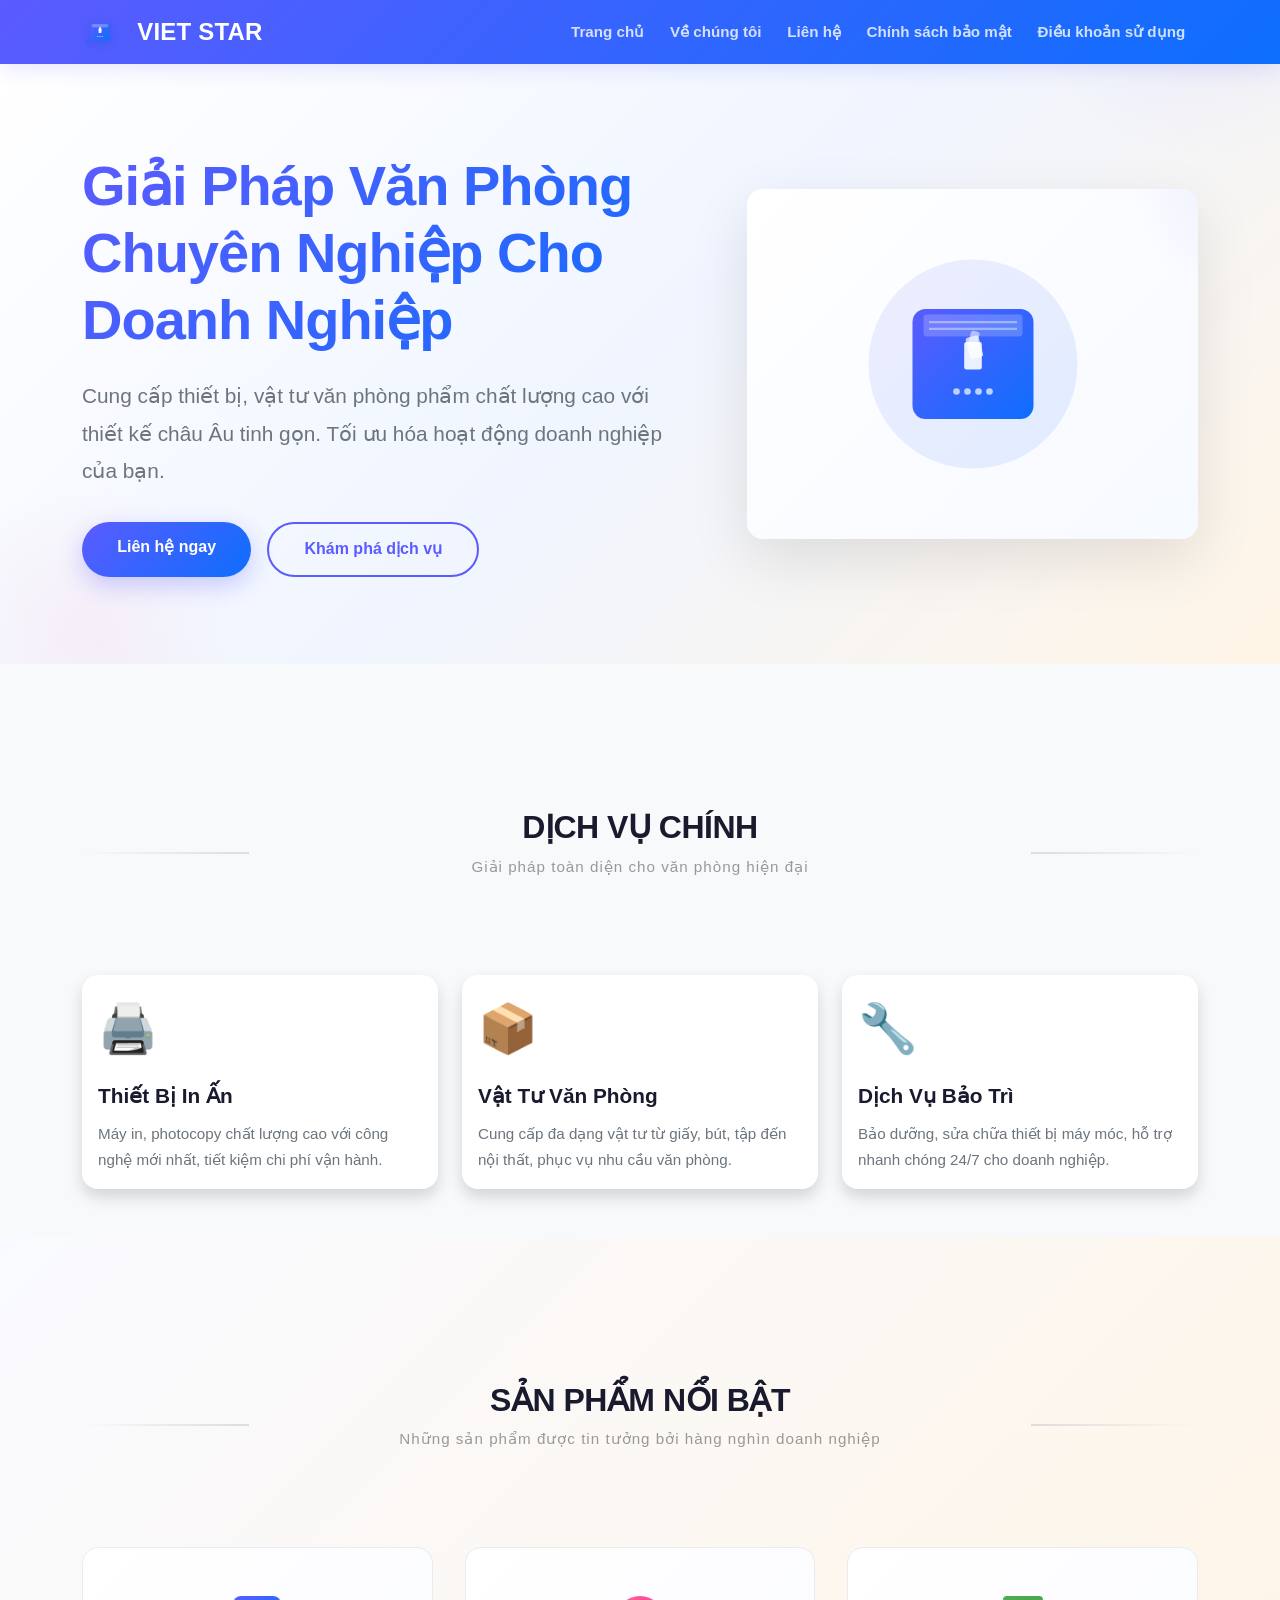
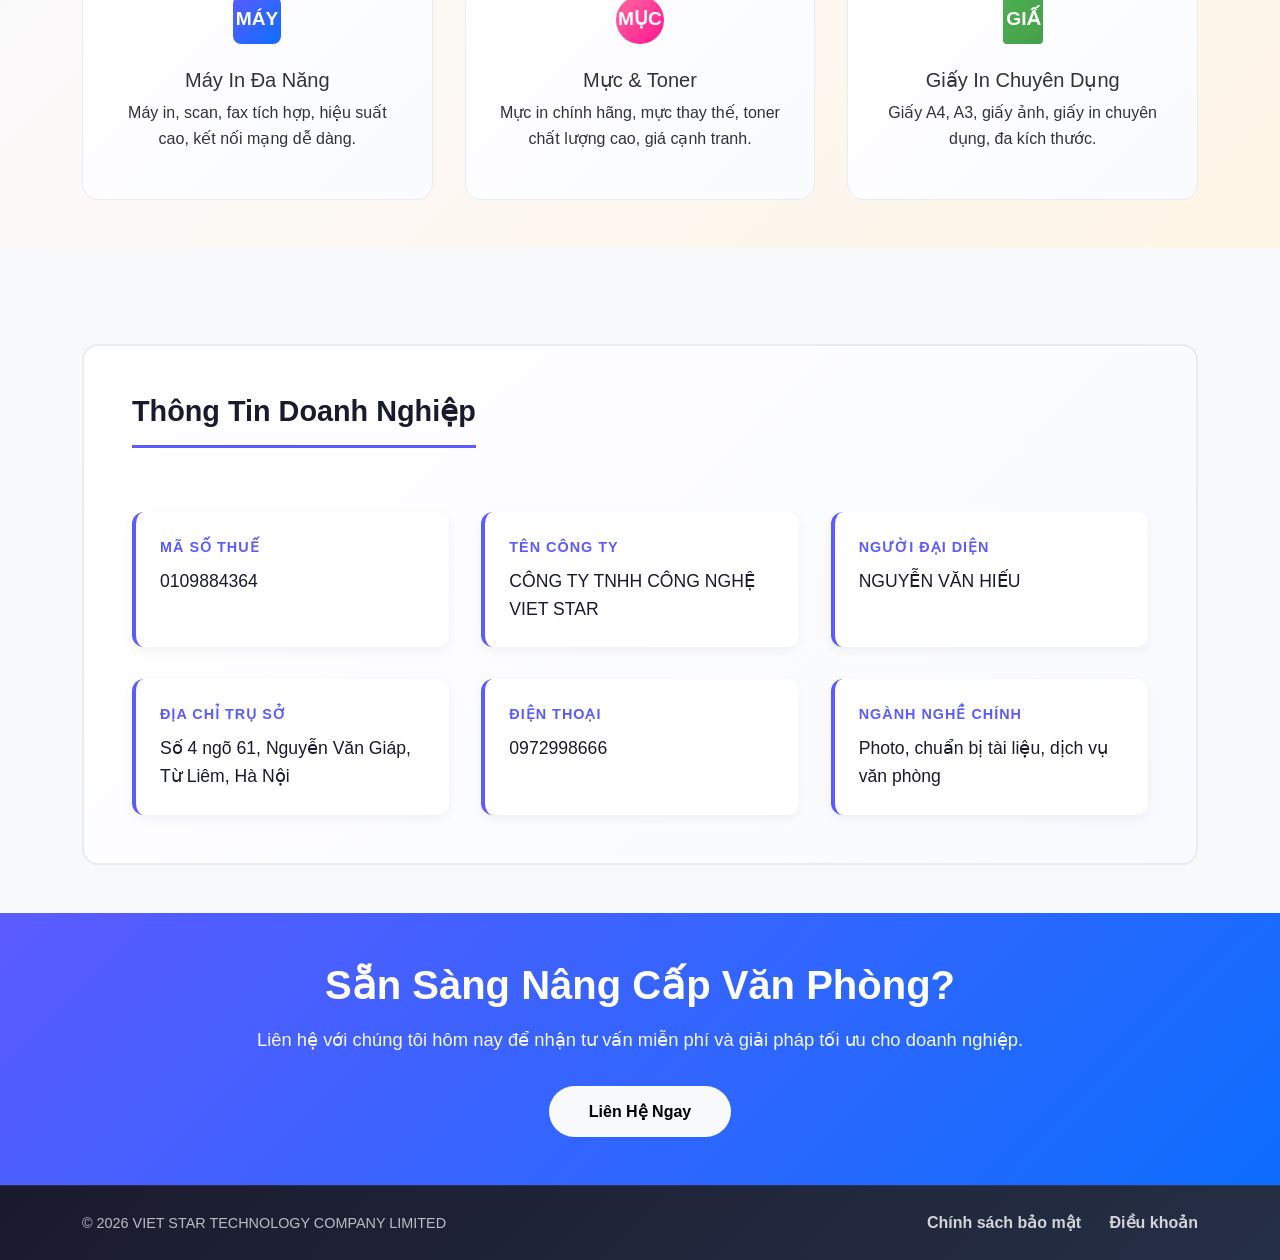
<file: index.html>
<!doctype html>
<html lang="vi">
  <head>
    <meta charset="utf-8">
    <meta name="viewport" content="width=device-width, initial-scale=1">
    <title>VIET STAR - Giải pháp văn phòng chuyên nghiệp</title>
    <link href="https://cdn.jsdelivr.net/npm/bootstrap@5.3.2/dist/css/bootstrap.min.css" rel="stylesheet">
    <link href="css/style.css" rel="stylesheet">
  </head>
  <body class="bg-light">
    <nav class="navbar navbar-expand-lg navbar-dark">
      <div class="container">
        <a class="navbar-brand fw-bold" href="index.html">
          <img src="assets/logo.svg" alt="Viet Star Logo" class="me-2">
          VIET STAR
        </a>
        <button class="navbar-toggler" type="button" data-bs-toggle="collapse" data-bs-target="#nav" aria-controls="nav" aria-expanded="false" aria-label="Toggle navigation">
          <span class="navbar-toggler-icon"></span>
        </button>
        <div class="collapse navbar-collapse" id="nav">
          <ul class="navbar-nav ms-auto">
            <li class="nav-item"><a class="nav-link" href="index.html">Trang chủ</a></li>
            <li class="nav-item"><a class="nav-link" href="about.html">Về chúng tôi</a></li>
            <li class="nav-item"><a class="nav-link" href="contact.html">Liên hệ</a></li>
            <li class="nav-item"><a class="nav-link" href="privacy.html">Chính sách bảo mật</a></li>
            <li class="nav-item"><a class="nav-link" href="terms.html">Điều khoản sử dụng</a></li>
          </ul>
        </div>
      </div>
    </nav>

    <header class="hero py-5">
      <div class="container">
        <div class="row align-items-center">
          <div class="col-lg-7 hero-content">
            <h1>Giải Pháp Văn Phòng Chuyên Nghiệp Cho Doanh Nghiệp</h1>
            <p class="lead">Cung cấp thiết bị, vật tư văn phòng phẩm chất lượng cao với thiết kế châu Âu tinh gọn. Tối ưu hóa hoạt động doanh nghiệp của bạn.</p>
            <div class="hero-buttons">
              <a href="contact.html" class="btn btn-primary">Liên hệ ngay</a>
              <a href="#features" class="btn btn-outline-secondary">Khám phá dịch vụ</a>
            </div>
          </div>
          <div class="col-lg-5 hero-visual">
            <div class="mockup">
              <svg width="220" height="220" viewBox="0 0 200 200" xmlns="http://www.w3.org/2000/svg">
                <defs>
                  <linearGradient id="grad" x1="0%" y1="0%" x2="100%" y2="100%">
                    <stop offset="0%" style="stop-color:#5b5bff;stop-opacity:1" />
                    <stop offset="100%" style="stop-color:#0d6efd;stop-opacity:1" />
                  </linearGradient>
                </defs>
                <circle cx="100" cy="100" r="95" fill="url(#grad)" opacity="0.1"/>
                <rect x="45" y="50" width="110" height="100" rx="12" fill="url(#grad)" />
                <rect x="55" y="55" width="90" height="20" rx="3" fill="white" opacity="0.2" />
                <line x1="60" y1="62" x2="140" y2="62" stroke="white" stroke-width="2" opacity="0.4" />
                <line x1="60" y1="68" x2="140" y2="68" stroke="white" stroke-width="2" opacity="0.4" />
                <g transform="translate(100, 80)">
                  <rect x="-8" y="0" width="16" height="25" fill="white" opacity="0.9" rx="2" />
                  <rect x="-6" y="-5" width="12" height="20" fill="white" opacity="0.7" rx="2" transform="rotate(-15 0 0)" />
                  <rect x="-4" y="-10" width="8" height="15" fill="white" opacity="0.5" rx="2" transform="rotate(15 0 0)" />
                </g>
                <g transform="translate(100, 125)">
                  <circle cx="-15" cy="0" r="3" fill="white" opacity="0.7" />
                  <circle cx="-5" cy="0" r="3" fill="white" opacity="0.7" />
                  <circle cx="5" cy="0" r="3" fill="white" opacity="0.7" />
                  <circle cx="15" cy="0" r="3" fill="white" opacity="0.7" />
                </g>
              </svg>
            </div>
          </div>
        </div>
      </div>
    </header>

    <main>
      <!-- FEATURES SECTION -->
      <section class="features-section py-5" id="features">
        <div class="container">
          <div class="section-header">
            <h2>Dịch Vụ Chính</h2>
            <p class="subtitle">Giải pháp toàn diện cho văn phòng hiện đại</p>
          </div>

          <div class="row g-4">
            <div class="col-md-4">
              <div class="card h-100 border-0 shadow">
                <div class="card-body">
                  <div class="card-icon">🖨️</div>
                  <h5 class="card-title">Thiết Bị In Ấn</h5>
                  <p class="card-text">Máy in, photocopy chất lượng cao với công nghệ mới nhất, tiết kiệm chi phí vận hành.</p>
                </div>
              </div>
            </div>
            <div class="col-md-4">
              <div class="card h-100 border-0 shadow">
                <div class="card-body">
                  <div class="card-icon">📦</div>
                  <h5 class="card-title">Vật Tư Văn Phòng</h5>
                  <p class="card-text">Cung cấp đa dạng vật tư từ giấy, bút, tập đến nội thất, phục vụ nhu cầu văn phòng.</p>
                </div>
              </div>
            </div>
            <div class="col-md-4">
              <div class="card h-100 border-0 shadow">
                <div class="card-body">
                  <div class="card-icon">🔧</div>
                  <h5 class="card-title">Dịch Vụ Bảo Trì</h5>
                  <p class="card-text">Bảo dưỡng, sửa chữa thiết bị máy móc, hỗ trợ nhanh chóng 24/7 cho doanh nghiệp.</p>
                </div>
              </div>
            </div>
          </div>
        </div>
      </section>

      <!-- PRODUCTS SECTION -->
      <section class="py-5" style="background: linear-gradient(135deg, #f9faff 0%, #fff5e6 100%);">
        <div class="container">
          <div class="section-header">
            <h2>Sản Phẩm Nổi Bật</h2>
            <p class="subtitle">Những sản phẩm được tin tưởng bởi hàng nghìn doanh nghiệp</p>
          </div>

          <div class="services-grid">
            <div class="service-card">
              <svg width="80" height="80" viewBox="0 0 100 100" xmlns="http://www.w3.org/2000/svg">
                <defs>
                  <linearGradient id="g1" x1="0%" y1="0%" x2="100%" y2="100%">
                    <stop offset="0%" style="stop-color:#5b5bff;stop-opacity:1" />
                    <stop offset="100%" style="stop-color:#0d6efd;stop-opacity:1" />
                  </linearGradient>
                </defs>
                <rect x="20" y="20" width="60" height="60" rx="10" fill="url(#g1)" />
                <text x="50" y="56" font-size="24" fill="white" text-anchor="middle" font-weight="700">MÁY</text>
              </svg>
              <h5 class="mt-2">Máy In Đa Năng</h5>
              <p>Máy in, scan, fax tích hợp, hiệu suất cao, kết nối mạng dễ dàng.</p>
            </div>
            <div class="service-card">
              <svg width="80" height="80" viewBox="0 0 100 100" xmlns="http://www.w3.org/2000/svg">
                <defs>
                  <linearGradient id="g2" x1="0%" y1="0%" x2="100%" y2="100%">
                    <stop offset="0%" style="stop-color:#ff6b9d;stop-opacity:1" />
                    <stop offset="100%" style="stop-color:#ff1493;stop-opacity:1" />
                  </linearGradient>
                </defs>
                <circle cx="50" cy="50" r="30" fill="url(#g2)" />
                <text x="50" y="56" font-size="24" fill="white" text-anchor="middle" font-weight="700">MỤC</text>
              </svg>
              <h5 class="mt-2">Mực & Toner</h5>
              <p>Mực in chính hãng, mực thay thế, toner chất lượng cao, giá cạnh tranh.</p>
            </div>
            <div class="service-card">
              <svg width="80" height="80" viewBox="0 0 100 100" xmlns="http://www.w3.org/2000/svg">
                <defs>
                  <linearGradient id="g3" x1="0%" y1="0%" x2="100%" y2="100%">
                    <stop offset="0%" style="stop-color:#4caf50;stop-opacity:1" />
                    <stop offset="100%" style="stop-color:#45a049;stop-opacity:1" />
                  </linearGradient>
                </defs>
                <rect x="25" y="20" width="50" height="60" rx="5" fill="url(#g3)" />
                <text x="50" y="56" font-size="24" fill="white" text-anchor="middle" font-weight="700">GIẤ</text>
              </svg>
              <h5 class="mt-2">Giấy In Chuyên Dụng</h5>
              <p>Giấy A4, A3, giấy ảnh, giấy in chuyên dụng, đa kích thước.</p>
            </div>
          </div>
        </div>
      </section>

      <!-- COMPANY INFO SECTION -->
      <section class="py-5">
        <div class="container">
          <div class="company-info">
            <h3>Thông Tin Doanh Nghiệp</h3>
            
            <div class="info-grid">
              <div class="info-item">
                <dt>Mã Số Thuế</dt>
                <dd>0109884364</dd>
              </div>

              <div class="info-item">
                <dt>Tên Công Ty</dt>
                <dd>CÔNG TY TNHH CÔNG NGHỆ VIET STAR</dd>
              </div>

              <div class="info-item">
                <dt>Người Đại Diện</dt>
                <dd>NGUYỄN VĂN HIẾU</dd>
              </div>

              <div class="info-item">
                <dt>Địa Chỉ Trụ Sở</dt>
                <dd>Số 4 ngõ 61, Nguyễn Văn Giáp, Từ Liêm, Hà Nội</dd>
              </div>

              <div class="info-item">
                <dt>Điện Thoại</dt>
                <dd>0972998666</dd>
              </div>

              <div class="info-item">
                <dt>Ngành Nghề Chính</dt>
                <dd>Photo, chuẩn bị tài liệu, dịch vụ văn phòng</dd>
              </div>
            </div>
          </div>
        </div>
      </section>

      <!-- CALL TO ACTION -->
      <section class="py-5" style="background: linear-gradient(135deg, #5b5bff 0%, #0d6efd 100%);">
        <div class="container text-center text-white">
          <h2 style="font-weight: 800; font-size: 2.5rem; margin-bottom: 1rem;">Sẵn Sàng Nâng Cấp Văn Phòng?</h2>
          <p style="font-size: 1.15rem; margin-bottom: 2rem; opacity: 0.95;">Liên hệ với chúng tôi hôm nay để nhận tư vấn miễn phí và giải pháp tối ưu cho doanh nghiệp.</p>
          <a href="contact.html" class="btn btn-light" style="font-weight: 700; padding: 0.85rem 2.5rem;">Liên Hệ Ngay</a>
        </div>
      </section>
    </main>

    <footer class="py-4">
      <div class="container d-flex justify-content-between align-items-center flex-wrap gap-3">
        <small>© 2026 VIET STAR TECHNOLOGY COMPANY LIMITED</small>
        <div>
          <a href="privacy.html" class="me-4">Chính sách bảo mật</a>
          <a href="terms.html">Điều khoản</a>
        </div>
      </div>
    </footer>

    <script src="https://cdn.jsdelivr.net/npm/bootstrap@5.3.2/dist/js/bootstrap.bundle.min.js"></script>
    <script src="js/main.js"></script>
  </body>
</html>
</file>
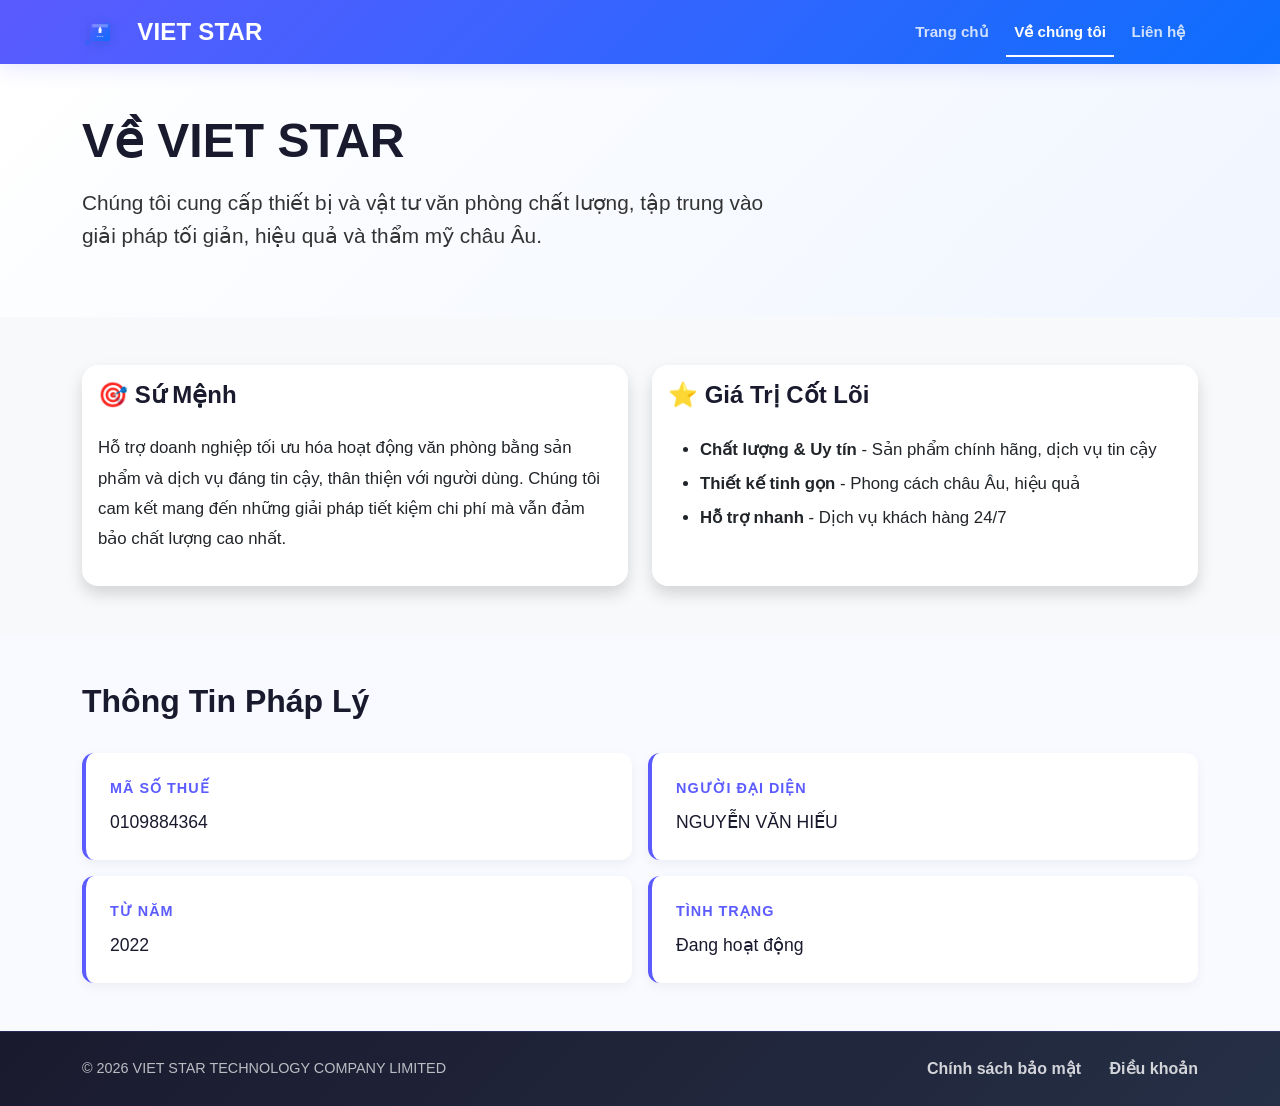
<file: about.html>
<!doctype html>
<html lang="vi">
  <head>
    <meta charset="utf-8">
    <meta name="viewport" content="width=device-width, initial-scale=1">
    <title>Về chúng tôi — VIET STAR</title>
    <link href="https://cdn.jsdelivr.net/npm/bootstrap@5.3.2/dist/css/bootstrap.min.css" rel="stylesheet">
    <link href="css/style.css" rel="stylesheet">
  </head>
  <body>
    <nav class="navbar navbar-expand-lg navbar-dark">
      <div class="container">
        <a class="navbar-brand fw-bold" href="index.html">
          <img src="assets/logo.svg" alt="Viet Star Logo" class="me-2">
          VIET STAR
        </a>
        <button class="navbar-toggler" type="button" data-bs-toggle="collapse" data-bs-target="#nav" aria-controls="nav" aria-expanded="false" aria-label="Toggle navigation">
          <span class="navbar-toggler-icon"></span>
        </button>
        <div class="collapse navbar-collapse" id="nav">
          <ul class="navbar-nav ms-auto">
            <li class="nav-item"><a class="nav-link" href="index.html">Trang chủ</a></li>
            <li class="nav-item"><a class="nav-link active" href="about.html">Về chúng tôi</a></li>
            <li class="nav-item"><a class="nav-link" href="contact.html">Liên hệ</a></li>
          </ul>
        </div>
      </div>
    </nav>

    <main>
      <section class="py-5" style="background: linear-gradient(135deg, #ffffff 0%, #f0f5ff 100%);">
        <div class="container">
          <h1 style="font-size: 3rem; font-weight: 800; color: #1a1a2e; margin-bottom: 1rem;">Về VIET STAR</h1>
          <p class="lead" style="font-size: 1.3rem; max-width: 700px;">Chúng tôi cung cấp thiết bị và vật tư văn phòng chất lượng, tập trung vào giải pháp tối giản, hiệu quả và thẩm mỹ châu Âu.</p>
        </div>
      </section>

      <section class="py-5">
        <div class="container">
          <div class="row g-4">
            <div class="col-lg-6">
              <div class="card h-100 border-0 shadow">
                <div class="card-body">
                  <h4 style="color: #1a1a2e; font-weight: 800; margin-bottom: 1.5rem;">🎯 Sứ Mệnh</h4>
                  <p style="font-size: 1.05rem; line-height: 1.8;">Hỗ trợ doanh nghiệp tối ưu hóa hoạt động văn phòng bằng sản phẩm và dịch vụ đáng tin cậy, thân thiện với người dùng. Chúng tôi cam kết mang đến những giải pháp tiết kiệm chi phí mà vẫn đảm bảo chất lượng cao nhất.</p>
                </div>
              </div>
            </div>
            <div class="col-lg-6">
              <div class="card h-100 border-0 shadow">
                <div class="card-body">
                  <h4 style="color: #1a1a2e; font-weight: 800; margin-bottom: 1.5rem;">⭐ Giá Trị Cốt Lõi</h4>
                  <ul style="font-size: 1.05rem; line-height: 2;">
                    <li><strong>Chất lượng & Uy tín</strong> - Sản phẩm chính hãng, dịch vụ tin cậy</li>
                    <li><strong>Thiết kế tinh gọn</strong> - Phong cách châu Âu, hiệu quả</li>
                    <li><strong>Hỗ trợ nhanh</strong> - Dịch vụ khách hàng 24/7</li>
                  </ul>
                </div>
              </div>
            </div>
          </div>
        </div>
      </section>

      <section class="py-5" style="background: #f9faff;">
        <div class="container">
          <h3 style="font-size: 2rem; font-weight: 800; color: #1a1a2e; margin-bottom: 2rem;">Thông Tin Pháp Lý</h3>
          <div class="row g-3">
            <div class="col-md-6">
              <div class="info-item">
                <dt>Mã Số Thuế</dt>
                <dd>0109884364</dd>
              </div>
            </div>
            <div class="col-md-6">
              <div class="info-item">
                <dt>Người Đại Diện</dt>
                <dd>NGUYỄN VĂN HIẾU</dd>
              </div>
            </div>
            <div class="col-md-6">
              <div class="info-item">
                <dt>Từ Năm</dt>
                <dd>2022</dd>
              </div>
            </div>
            <div class="col-md-6">
              <div class="info-item">
                <dt>Tình Trạng</dt>
                <dd>Đang hoạt động</dd>
              </div>
            </div>
          </div>
        </div>
      </section>
    </main>

    <footer class="py-4">
      <div class="container d-flex justify-content-between align-items-center flex-wrap gap-3">
        <small>© 2026 VIET STAR TECHNOLOGY COMPANY LIMITED</small>
        <div>
          <a href="privacy.html" class="me-4">Chính sách bảo mật</a>
          <a href="terms.html">Điều khoản</a>
        </div>
      </div>
    </footer>

    <script src="https://cdn.jsdelivr.net/npm/bootstrap@5.3.2/dist/js/bootstrap.bundle.min.js"></script>
    <script src="js/main.js"></script>
  </body>
</html>
</file>
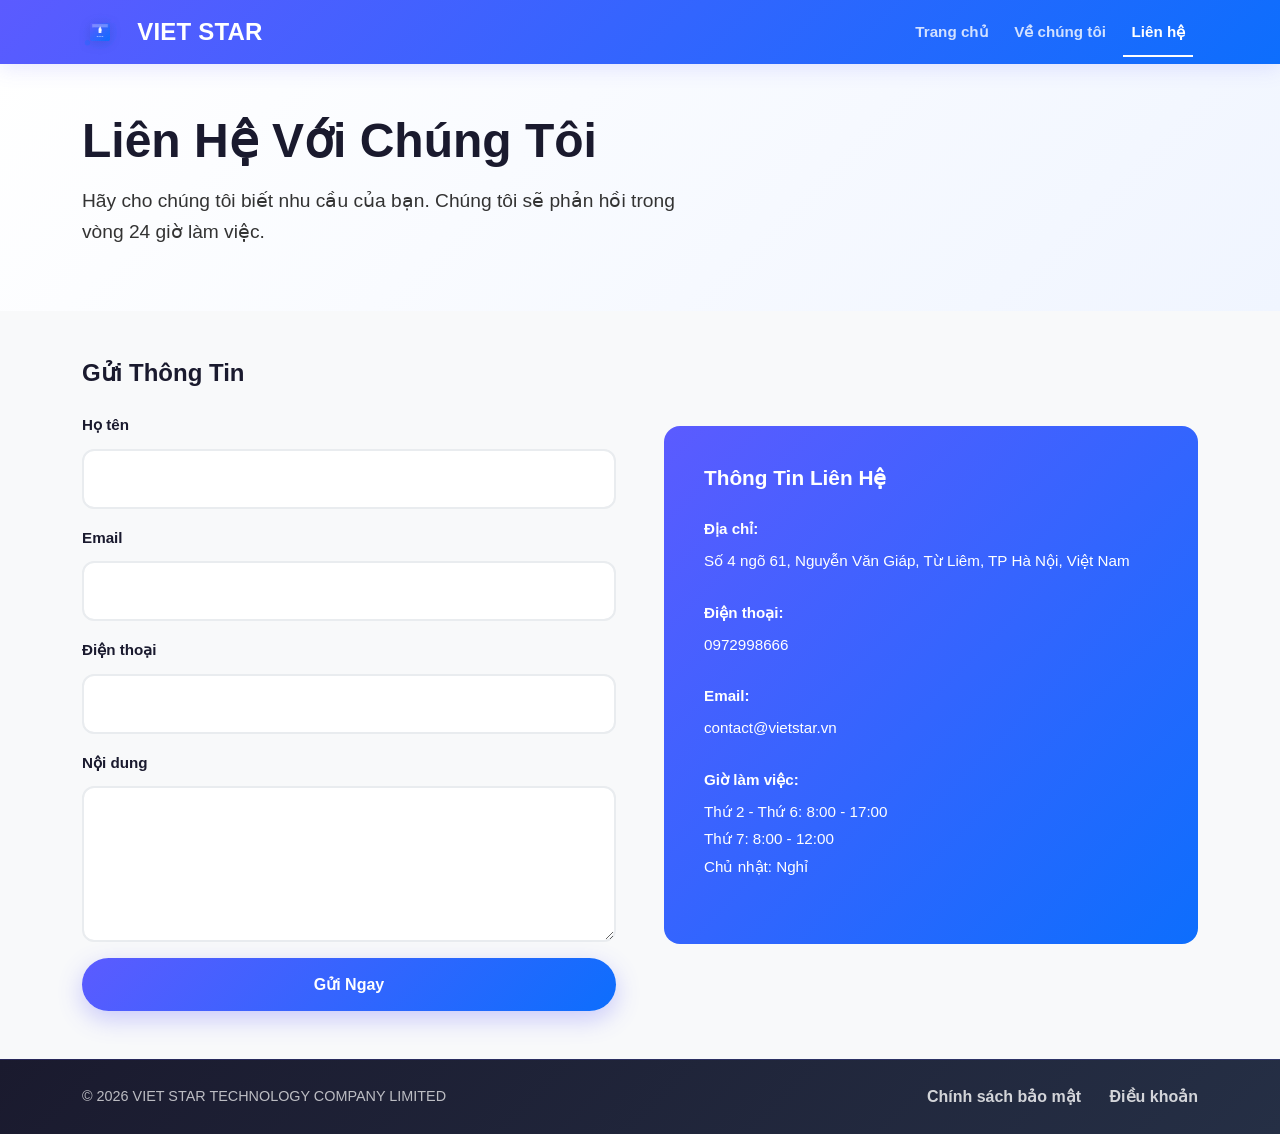
<file: contact.html>
<!doctype html>
<html lang="vi">
  <head>
    <meta charset="utf-8">
    <meta name="viewport" content="width=device-width, initial-scale=1">
    <title>Liên hệ — VIET STAR</title>
    <link href="https://cdn.jsdelivr.net/npm/bootstrap@5.3.2/dist/css/bootstrap.min.css" rel="stylesheet">
    <link href="css/style.css" rel="stylesheet">
  </head>
  <body>
    <nav class="navbar navbar-expand-lg navbar-dark">
      <div class="container">
        <a class="navbar-brand fw-bold" href="index.html">
          <img src="assets/logo.svg" alt="Viet Star Logo" class="me-2">
          VIET STAR
        </a>
        <button class="navbar-toggler" type="button" data-bs-toggle="collapse" data-bs-target="#nav" aria-controls="nav" aria-expanded="false" aria-label="Toggle navigation">
          <span class="navbar-toggler-icon"></span>
        </button>
        <div class="collapse navbar-collapse" id="nav">
          <ul class="navbar-nav ms-auto">
            <li class="nav-item"><a class="nav-link" href="index.html">Trang chủ</a></li>
            <li class="nav-item"><a class="nav-link" href="about.html">Về chúng tôi</a></li>
            <li class="nav-item"><a class="nav-link active" href="contact.html">Liên hệ</a></li>
          </ul>
        </div>
      </div>
    </nav>

    <main>
      <section class="py-5" style="background: linear-gradient(135deg, #ffffff 0%, #f0f5ff 100%);">
        <div class="container">
          <h1 style="font-size: 3rem; font-weight: 800; color: #1a1a2e; margin-bottom: 1rem;">Liên Hệ Với Chúng Tôi</h1>
          <p class="lead" style="font-size: 1.2rem; max-width: 600px;">Hãy cho chúng tôi biết nhu cầu của bạn. Chúng tôi sẽ phản hồi trong vòng 24 giờ làm việc.</p>
        </div>
      </section>

      <section class="contact-section py-5">
        <div class="container">
          <div class="contact-grid">
            <div>
              <h4 style="font-weight: 800; color: #1a1a2e; margin-bottom: 1.5rem;">Gửi Thông Tin</h4>
              <form id="contactForm">
                <div class="mb-3">
                  <label for="name" class="form-label">Họ tên</label>
                  <input type="text" class="form-control" id="name" required>
                </div>
                <div class="mb-3">
                  <label for="email" class="form-label">Email</label>
                  <input type="email" class="form-control" id="email" required>
                </div>
                <div class="mb-3">
                  <label for="phone" class="form-label">Điện thoại</label>
                  <input type="tel" class="form-control" id="phone" required>
                </div>
                <div class="mb-3">
                  <label for="message" class="form-label">Nội dung</label>
                  <textarea class="form-control" id="message" rows="5" required></textarea>
                </div>
                <button class="btn btn-primary w-100" type="submit" style="padding: 0.9rem; font-weight: 700;">Gửi Ngay</button>
              </form>
              <div id="formAlert" class="form-alert mt-3" style="display:none;"></div>
            </div>

            <div>
              <div class="contact-info">
                <h5>Thông Tin Liên Hệ</h5>
                <p>
                  <strong>Địa chỉ:</strong>
                  Số 4 ngõ 61, Nguyễn Văn Giáp, Từ Liêm, TP Hà Nội, Việt Nam
                </p>
                <p>
                  <strong>Điện thoại:</strong>
                  0972998666
                </p>
                <p>
                  <strong>Email:</strong>
                  contact@vietstar.vn
                </p>
                <p>
                  <strong>Giờ làm việc:</strong>
                  Thứ 2 - Thứ 6: 8:00 - 17:00<br>
                  Thứ 7: 8:00 - 12:00<br>
                  Chủ nhật: Nghỉ
                </p>
              </div>
            </div>
          </div>
        </div>
      </section>
    </main>

    <footer class="py-4">
      <div class="container d-flex justify-content-between align-items-center flex-wrap gap-3">
        <small>© 2026 VIET STAR TECHNOLOGY COMPANY LIMITED</small>
        <div>
          <a href="privacy.html" class="me-4">Chính sách bảo mật</a>
          <a href="terms.html">Điều khoản</a>
        </div>
      </div>
    </footer>

    <script src="https://cdn.jsdelivr.net/npm/bootstrap@5.3.2/dist/js/bootstrap.bundle.min.js"></script>
    <script src="js/main.js"></script>
  </body>
</html>
</file>
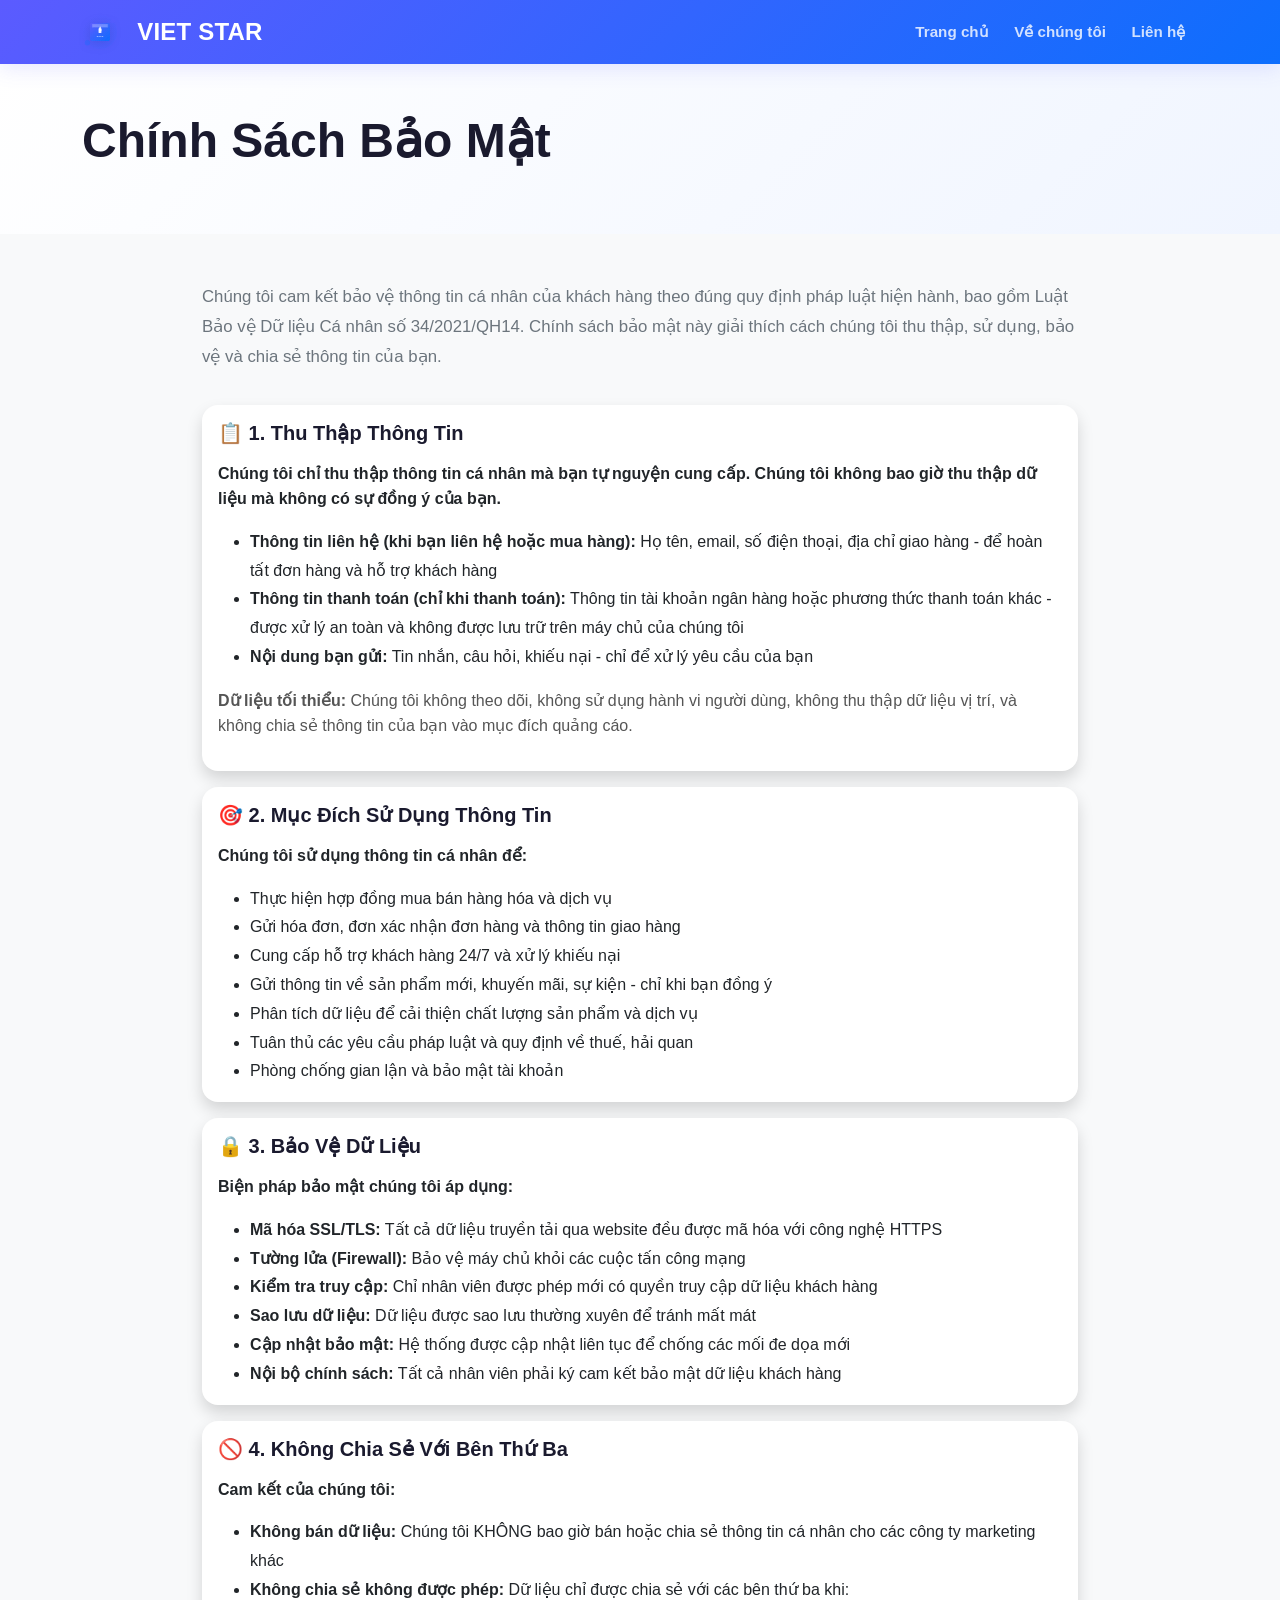
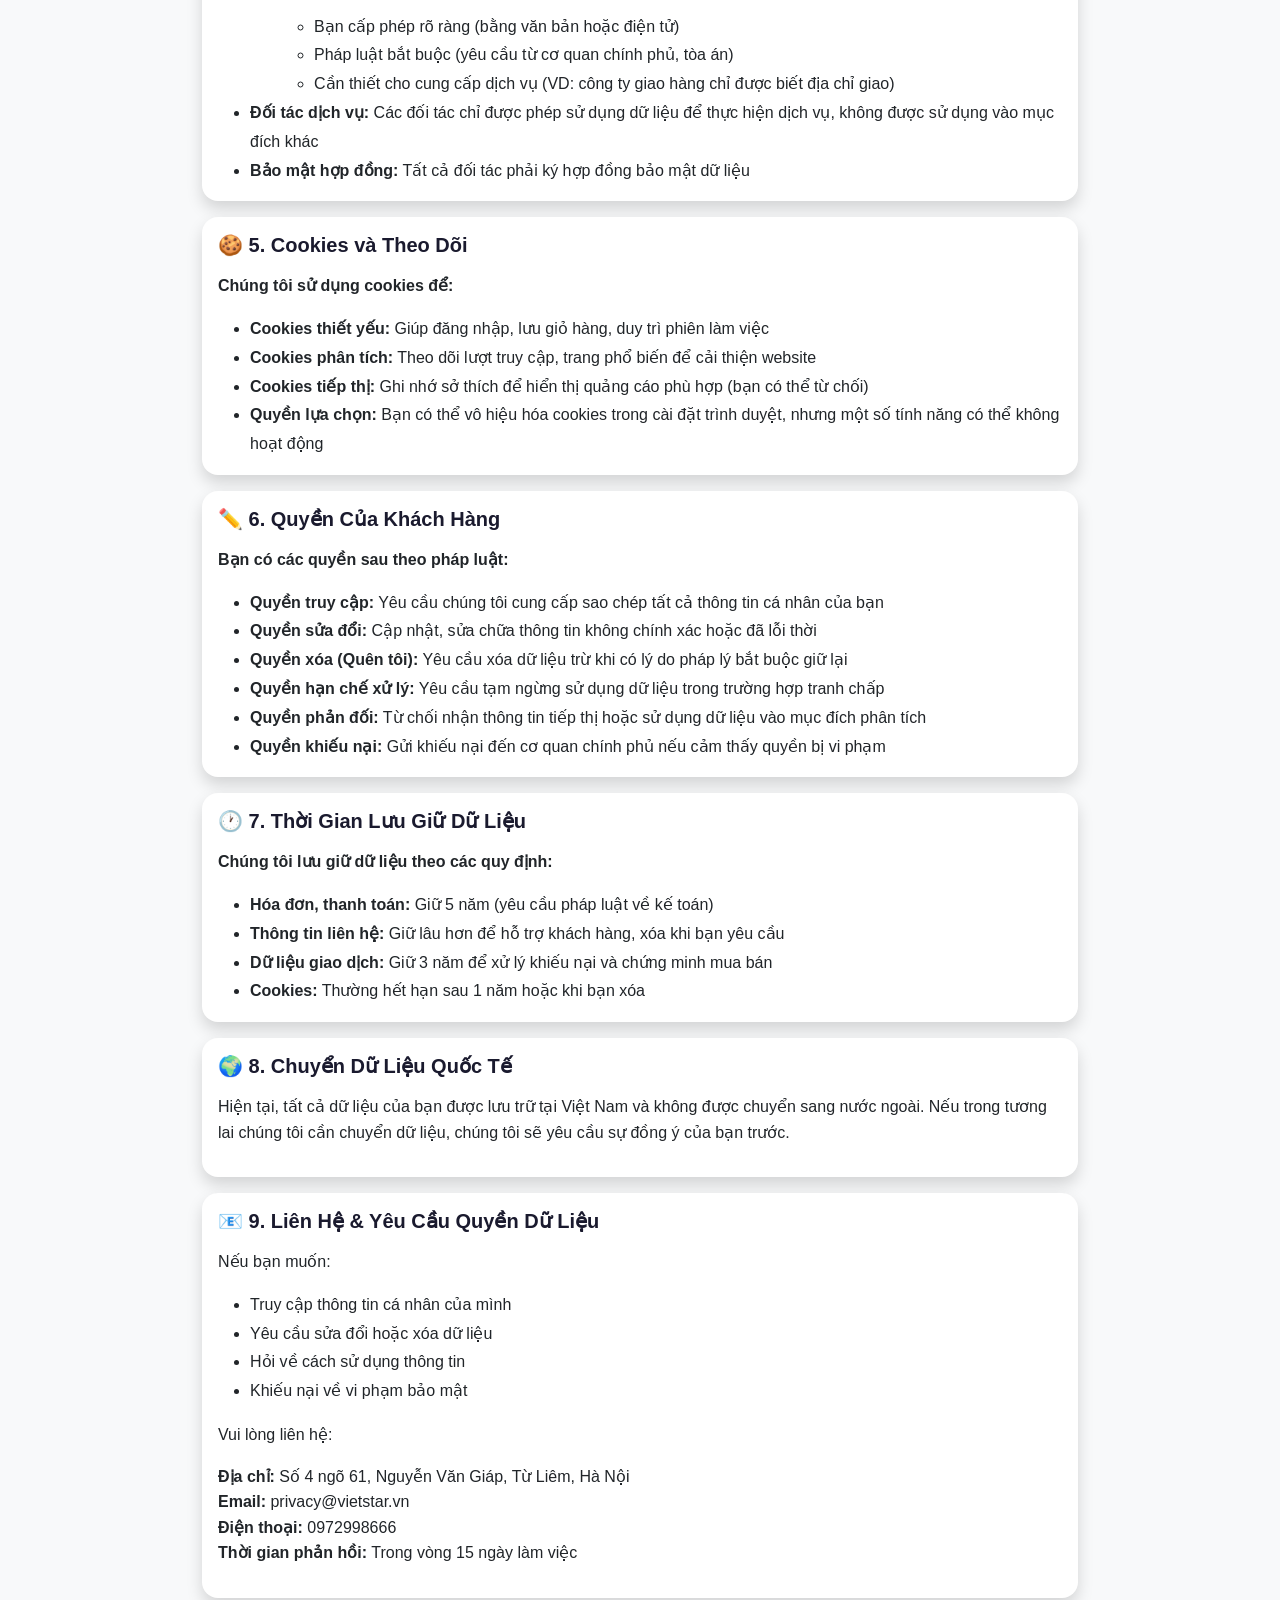
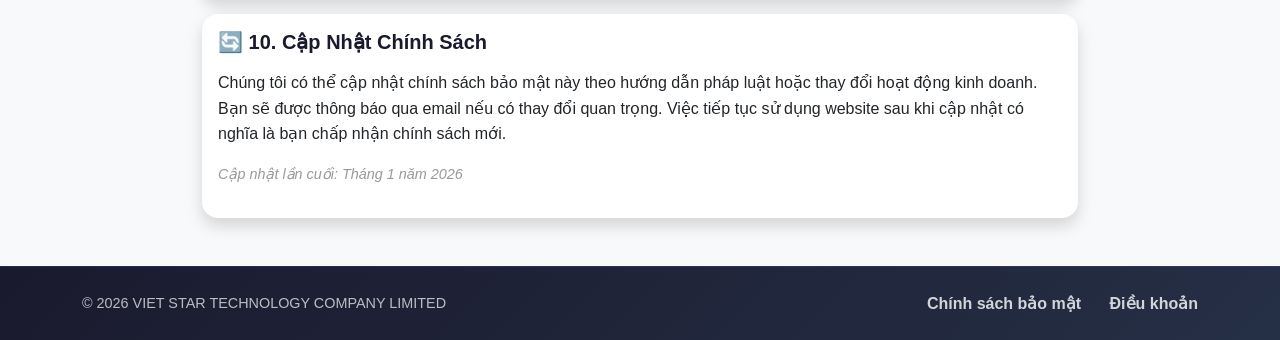
<file: privacy.html>
<!doctype html>
<html lang="vi">
  <head>
    <meta charset="utf-8">
    <meta name="viewport" content="width=device-width, initial-scale=1">
    <title>Chính sách bảo mật — VIET STAR</title>
    <link href="https://cdn.jsdelivr.net/npm/bootstrap@5.3.2/dist/css/bootstrap.min.css" rel="stylesheet">
    <link href="css/style.css" rel="stylesheet">
  </head>
  <body>
    <nav class="navbar navbar-expand-lg navbar-dark">
      <div class="container">
        <a class="navbar-brand fw-bold" href="index.html">
          <img src="assets/logo.svg" alt="Viet Star Logo" class="me-2">
          VIET STAR
        </a>
        <button class="navbar-toggler" type="button" data-bs-toggle="collapse" data-bs-target="#nav" aria-controls="nav" aria-expanded="false" aria-label="Toggle navigation">
          <span class="navbar-toggler-icon"></span>
        </button>
        <div class="collapse navbar-collapse" id="nav">
          <ul class="navbar-nav ms-auto">
            <li class="nav-item"><a class="nav-link" href="index.html">Trang chủ</a></li>
            <li class="nav-item"><a class="nav-link" href="about.html">Về chúng tôi</a></li>
            <li class="nav-item"><a class="nav-link" href="contact.html">Liên hệ</a></li>
          </ul>
        </div>
      </div>
    </nav>

    <main>
      <section class="py-5" style="background: linear-gradient(135deg, #ffffff 0%, #f0f5ff 100%);">
        <div class="container">
          <h1 style="font-size: 3rem; font-weight: 800; color: #1a1a2e; margin-bottom: 1rem;">Chính Sách Bảo Mật</h1>
        </div>
      </section>

      <section class="py-5">
        <div class="container" style="max-width: 900px;">
          <p style="font-size: 1.05rem; line-height: 1.8; color: #6c757d; margin-bottom: 2rem;">Chúng tôi cam kết bảo vệ thông tin cá nhân của khách hàng theo đúng quy định pháp luật hiện hành, bao gồm Luật Bảo vệ Dữ liệu Cá nhân số 34/2021/QH14. Chính sách bảo mật này giải thích cách chúng tôi thu thập, sử dụng, bảo vệ và chia sẻ thông tin của bạn.</p>
          
          <div class="card border-0 shadow mb-3">
            <div class="card-body">
              <h5 style="color: #1a1a2e; font-weight: 800; margin-bottom: 1rem;">📋 1. Thu Thập Thông Tin</h5>
              <p style="margin-bottom: 1rem;"><strong>Chúng tôi chỉ thu thập thông tin cá nhân mà bạn tự nguyện cung cấp. Chúng tôi không bao giờ thu thập dữ liệu mà không có sự đồng ý của bạn.</strong></p>
              <ul style="margin-bottom: 0; line-height: 1.8;">
                <li><strong>Thông tin liên hệ (khi bạn liên hệ hoặc mua hàng):</strong> Họ tên, email, số điện thoại, địa chỉ giao hàng - để hoàn tất đơn hàng và hỗ trợ khách hàng</li>
                <li><strong>Thông tin thanh toán (chỉ khi thanh toán):</strong> Thông tin tài khoản ngân hàng hoặc phương thức thanh toán khác - được xử lý an toàn và không được lưu trữ trên máy chủ của chúng tôi</li>
                <li><strong>Nội dung bạn gửi:</strong> Tin nhắn, câu hỏi, khiếu nại - chỉ để xử lý yêu cầu của bạn</li>
              </ul>
              <p style="margin-top: 1rem; color: #555;"><strong>Dữ liệu tối thiểu:</strong> Chúng tôi không theo dõi, không sử dụng hành vi người dùng, không thu thập dữ liệu vị trí, và không chia sẻ thông tin của bạn vào mục đích quảng cáo.</p>
            </div>
          </div>

          <div class="card border-0 shadow mb-3">
            <div class="card-body">
              <h5 style="color: #1a1a2e; font-weight: 800; margin-bottom: 1rem;">🎯 2. Mục Đích Sử Dụng Thông Tin</h5>
              <p style="margin-bottom: 1rem;"><strong>Chúng tôi sử dụng thông tin cá nhân để:</strong></p>
              <ul style="margin-bottom: 0; line-height: 1.8;">
                <li>Thực hiện hợp đồng mua bán hàng hóa và dịch vụ</li>
                <li>Gửi hóa đơn, đơn xác nhận đơn hàng và thông tin giao hàng</li>
                <li>Cung cấp hỗ trợ khách hàng 24/7 và xử lý khiếu nại</li>
                <li>Gửi thông tin về sản phẩm mới, khuyến mãi, sự kiện - chỉ khi bạn đồng ý</li>
                <li>Phân tích dữ liệu để cải thiện chất lượng sản phẩm và dịch vụ</li>
                <li>Tuân thủ các yêu cầu pháp luật và quy định về thuế, hải quan</li>
                <li>Phòng chống gian lận và bảo mật tài khoản</li>
              </ul>
            </div>
          </div>

          <div class="card border-0 shadow mb-3">
            <div class="card-body">
              <h5 style="color: #1a1a2e; font-weight: 800; margin-bottom: 1rem;">🔒 3. Bảo Vệ Dữ Liệu</h5>
              <p style="margin-bottom: 1rem;"><strong>Biện pháp bảo mật chúng tôi áp dụng:</strong></p>
              <ul style="margin-bottom: 0; line-height: 1.8;">
                <li><strong>Mã hóa SSL/TLS:</strong> Tất cả dữ liệu truyền tải qua website đều được mã hóa với công nghệ HTTPS</li>
                <li><strong>Tường lửa (Firewall):</strong> Bảo vệ máy chủ khỏi các cuộc tấn công mạng</li>
                <li><strong>Kiểm tra truy cập:</strong> Chỉ nhân viên được phép mới có quyền truy cập dữ liệu khách hàng</li>
                <li><strong>Sao lưu dữ liệu:</strong> Dữ liệu được sao lưu thường xuyên để tránh mất mát</li>
                <li><strong>Cập nhật bảo mật:</strong> Hệ thống được cập nhật liên tục để chống các mối đe dọa mới</li>
                <li><strong>Nội bộ chính sách:</strong> Tất cả nhân viên phải ký cam kết bảo mật dữ liệu khách hàng</li>
              </ul>
            </div>
          </div>

          <div class="card border-0 shadow mb-3">
            <div class="card-body">
              <h5 style="color: #1a1a2e; font-weight: 800; margin-bottom: 1rem;">🚫 4. Không Chia Sẻ Với Bên Thứ Ba</h5>
              <p style="margin-bottom: 1rem;"><strong>Cam kết của chúng tôi:</strong></p>
              <ul style="margin-bottom: 0; line-height: 1.8;">
                <li><strong>Không bán dữ liệu:</strong> Chúng tôi KHÔNG bao giờ bán hoặc chia sẻ thông tin cá nhân cho các công ty marketing khác</li>
                <li><strong>Không chia sẻ không được phép:</strong> Dữ liệu chỉ được chia sẻ với các bên thứ ba khi:</li>
                <ul style="margin-left: 2rem; margin-top: 0.5rem;">
                  <li>Bạn cấp phép rõ ràng (bằng văn bản hoặc điện tử)</li>
                  <li>Pháp luật bắt buộc (yêu cầu từ cơ quan chính phủ, tòa án)</li>
                  <li>Cần thiết cho cung cấp dịch vụ (VD: công ty giao hàng chỉ được biết địa chỉ giao)</li>
                </ul>
                <li><strong>Đối tác dịch vụ:</strong> Các đối tác chỉ được phép sử dụng dữ liệu để thực hiện dịch vụ, không được sử dụng vào mục đích khác</li>
                <li><strong>Bảo mật hợp đồng:</strong> Tất cả đối tác phải ký hợp đồng bảo mật dữ liệu</li>
              </ul>
            </div>
          </div>

          <div class="card border-0 shadow mb-3">
            <div class="card-body">
              <h5 style="color: #1a1a2e; font-weight: 800; margin-bottom: 1rem;">🍪 5. Cookies và Theo Dõi</h5>
              <p style="margin-bottom: 1rem;"><strong>Chúng tôi sử dụng cookies để:</strong></p>
              <ul style="margin-bottom: 0; line-height: 1.8;">
                <li><strong>Cookies thiết yếu:</strong> Giúp đăng nhập, lưu giỏ hàng, duy trì phiên làm việc</li>
                <li><strong>Cookies phân tích:</strong> Theo dõi lượt truy cập, trang phổ biến để cải thiện website</li>
                <li><strong>Cookies tiếp thị:</strong> Ghi nhớ sở thích để hiển thị quảng cáo phù hợp (bạn có thể từ chối)</li>
                <li><strong>Quyền lựa chọn:</strong> Bạn có thể vô hiệu hóa cookies trong cài đặt trình duyệt, nhưng một số tính năng có thể không hoạt động</li>
              </ul>
            </div>
          </div>

          <div class="card border-0 shadow mb-3">
            <div class="card-body">
              <h5 style="color: #1a1a2e; font-weight: 800; margin-bottom: 1rem;">✏️ 6. Quyền Của Khách Hàng</h5>
              <p style="margin-bottom: 1rem;"><strong>Bạn có các quyền sau theo pháp luật:</strong></p>
              <ul style="margin-bottom: 0; line-height: 1.8;">
                <li><strong>Quyền truy cập:</strong> Yêu cầu chúng tôi cung cấp sao chép tất cả thông tin cá nhân của bạn</li>
                <li><strong>Quyền sửa đổi:</strong> Cập nhật, sửa chữa thông tin không chính xác hoặc đã lỗi thời</li>
                <li><strong>Quyền xóa (Quên tôi):</strong> Yêu cầu xóa dữ liệu trừ khi có lý do pháp lý bắt buộc giữ lại</li>
                <li><strong>Quyền hạn chế xử lý:</strong> Yêu cầu tạm ngừng sử dụng dữ liệu trong trường hợp tranh chấp</li>
                <li><strong>Quyền phản đối:</strong> Từ chối nhận thông tin tiếp thị hoặc sử dụng dữ liệu vào mục đích phân tích</li>
                <li><strong>Quyền khiếu nại:</strong> Gửi khiếu nại đến cơ quan chính phủ nếu cảm thấy quyền bị vi phạm</li>
              </ul>
            </div>
          </div>

          <div class="card border-0 shadow mb-3">
            <div class="card-body">
              <h5 style="color: #1a1a2e; font-weight: 800; margin-bottom: 1rem;">🕐 7. Thời Gian Lưu Giữ Dữ Liệu</h5>
              <p style="margin-bottom: 1rem;"><strong>Chúng tôi lưu giữ dữ liệu theo các quy định:</strong></p>
              <ul style="margin-bottom: 0; line-height: 1.8;">
                <li><strong>Hóa đơn, thanh toán:</strong> Giữ 5 năm (yêu cầu pháp luật về kế toán)</li>
                <li><strong>Thông tin liên hệ:</strong> Giữ lâu hơn để hỗ trợ khách hàng, xóa khi bạn yêu cầu</li>
                <li><strong>Dữ liệu giao dịch:</strong> Giữ 3 năm để xử lý khiếu nại và chứng minh mua bán</li>
                <li><strong>Cookies:</strong> Thường hết hạn sau 1 năm hoặc khi bạn xóa</li>
              </ul>
            </div>
          </div>

          <div class="card border-0 shadow mb-3">
            <div class="card-body">
              <h5 style="color: #1a1a2e; font-weight: 800; margin-bottom: 1rem;">🌍 8. Chuyển Dữ Liệu Quốc Tế</h5>
              <p>Hiện tại, tất cả dữ liệu của bạn được lưu trữ tại Việt Nam và không được chuyển sang nước ngoài. Nếu trong tương lai chúng tôi cần chuyển dữ liệu, chúng tôi sẽ yêu cầu sự đồng ý của bạn trước.</p>
            </div>
          </div>

          <div class="card border-0 shadow mb-3">
            <div class="card-body">
              <h5 style="color: #1a1a2e; font-weight: 800; margin-bottom: 1rem;">📧 9. Liên Hệ & Yêu Cầu Quyền Dữ Liệu</h5>
              <p style="margin-bottom: 1rem;">Nếu bạn muốn:</p>
              <ul style="margin-bottom: 0; line-height: 1.8;">
                <li>Truy cập thông tin cá nhân của mình</li>
                <li>Yêu cầu sửa đổi hoặc xóa dữ liệu</li>
                <li>Hỏi về cách sử dụng thông tin</li>
                <li>Khiếu nại về vi phạm bảo mật</li>
              </ul>
              <p style="margin-top: 1rem;">Vui lòng liên hệ:</p>
              <p><strong>Địa chỉ:</strong> Số 4 ngõ 61, Nguyễn Văn Giáp, Từ Liêm, Hà Nội<br>
              <strong>Email:</strong> privacy@vietstar.vn<br>
              <strong>Điện thoại:</strong> 0972998666<br>
              <strong>Thời gian phản hồi:</strong> Trong vòng 15 ngày làm việc</p>
            </div>
          </div>

          <div class="card border-0 shadow">
            <div class="card-body">
              <h5 style="color: #1a1a2e; font-weight: 800; margin-bottom: 1rem;">🔄 10. Cập Nhật Chính Sách</h5>
              <p style="margin-bottom: 0;">Chúng tôi có thể cập nhật chính sách bảo mật này theo hướng dẫn pháp luật hoặc thay đổi hoạt động kinh doanh. Bạn sẽ được thông báo qua email nếu có thay đổi quan trọng. Việc tiếp tục sử dụng website sau khi cập nhật có nghĩa là bạn chấp nhận chính sách mới.</p>
              <p style="margin-top: 1rem; color: #999; font-size: 0.9rem;"><em>Cập nhật lần cuối: Tháng 1 năm 2026</em></p>
            </div>
          </div>
        </div>
      </section>
    </main>

    <footer class="py-4">
      <div class="container d-flex justify-content-between align-items-center flex-wrap gap-3">
        <small>© 2026 VIET STAR TECHNOLOGY COMPANY LIMITED</small>
        <div>
          <a href="privacy.html" class="me-4">Chính sách bảo mật</a>
          <a href="terms.html">Điều khoản</a>
        </div>
      </div>
    </footer>

    <script src="https://cdn.jsdelivr.net/npm/bootstrap@5.3.2/dist/js/bootstrap.bundle.min.js"></script>
    <script src="js/main.js"></script>
  </body>
</html>
</file>
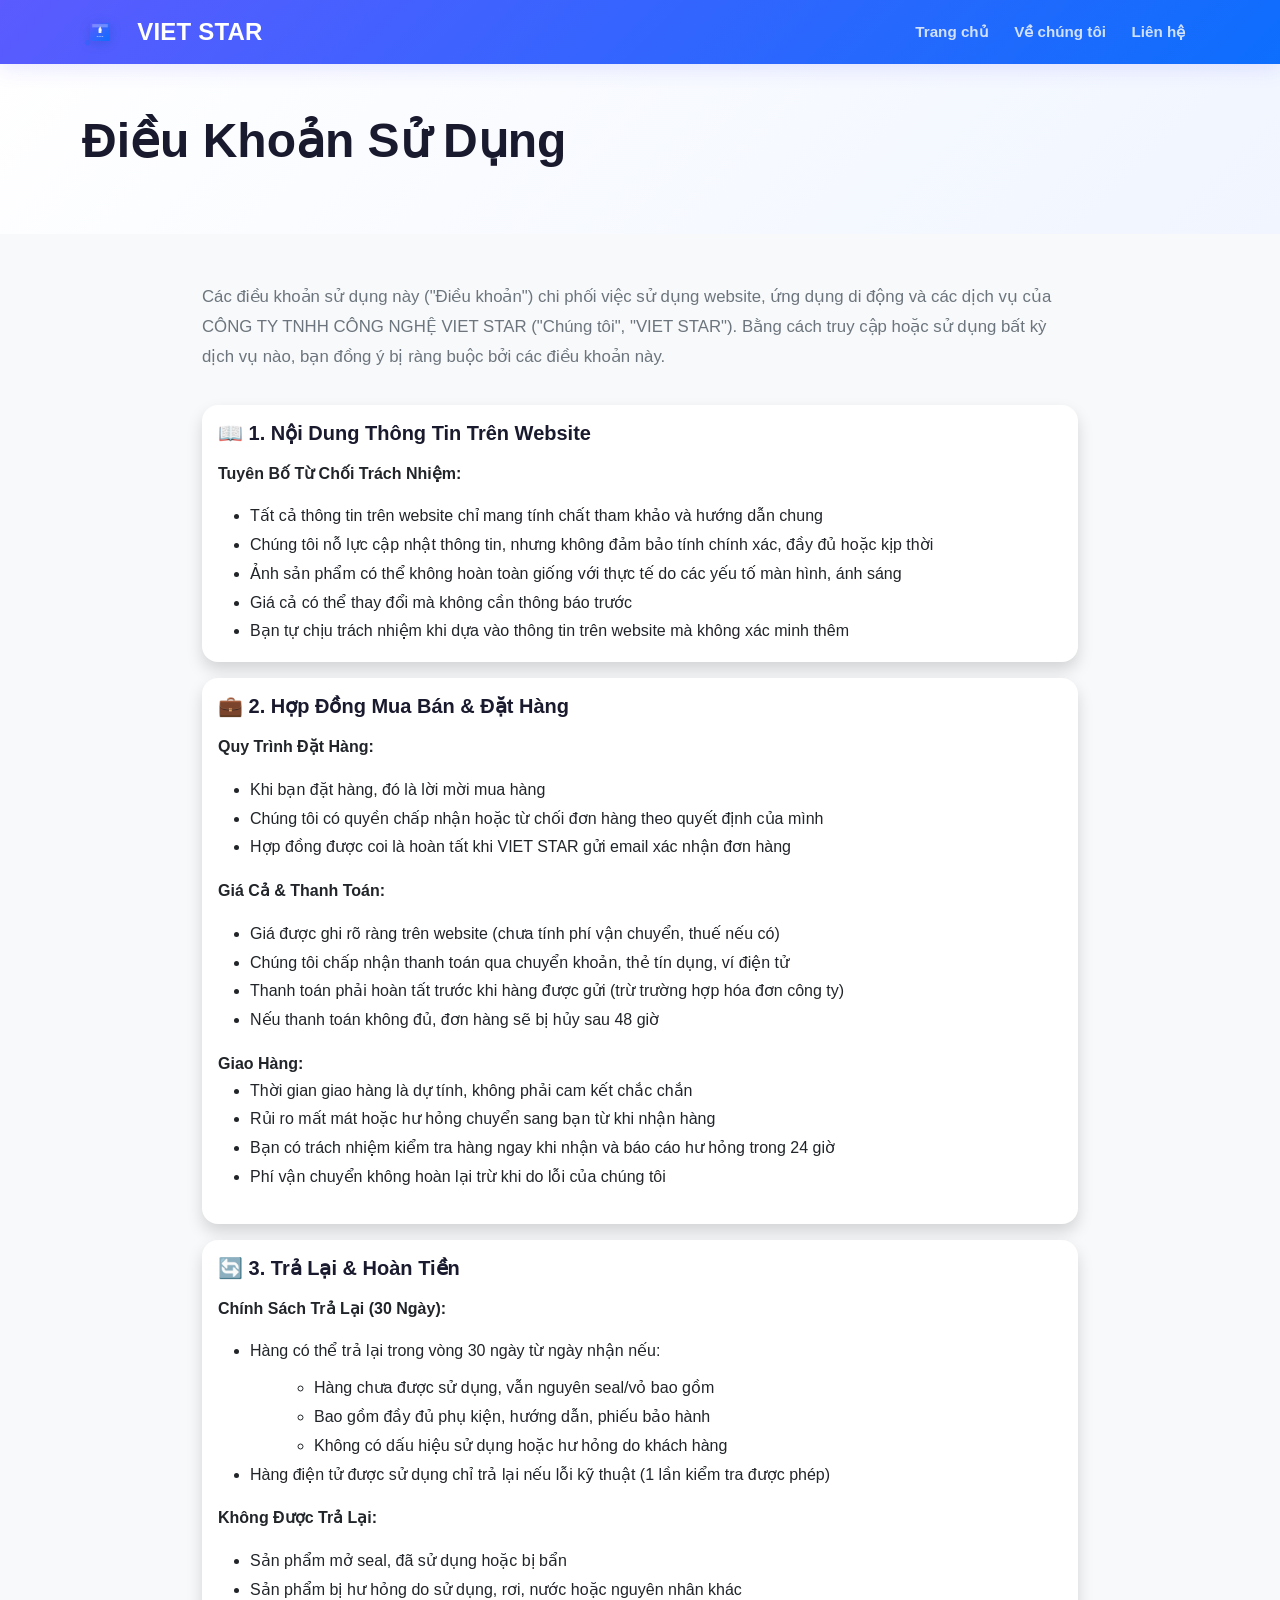
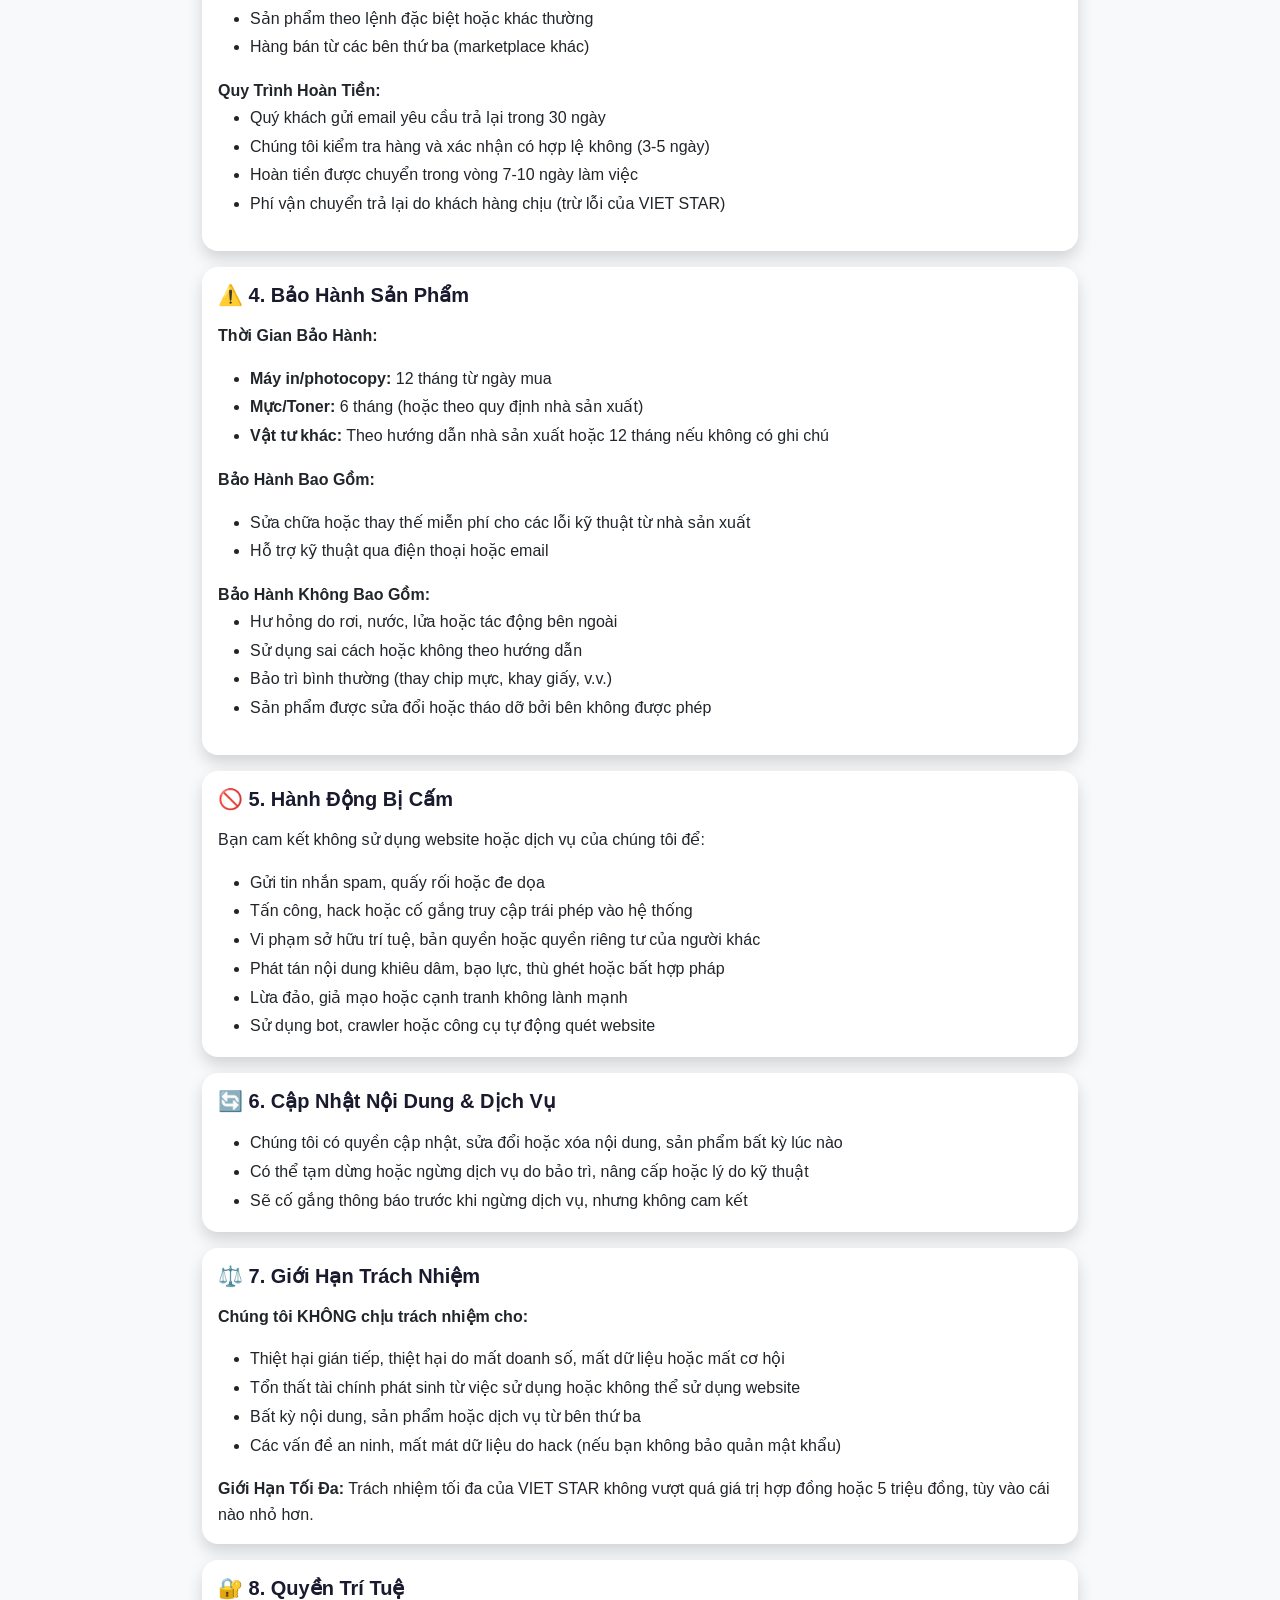
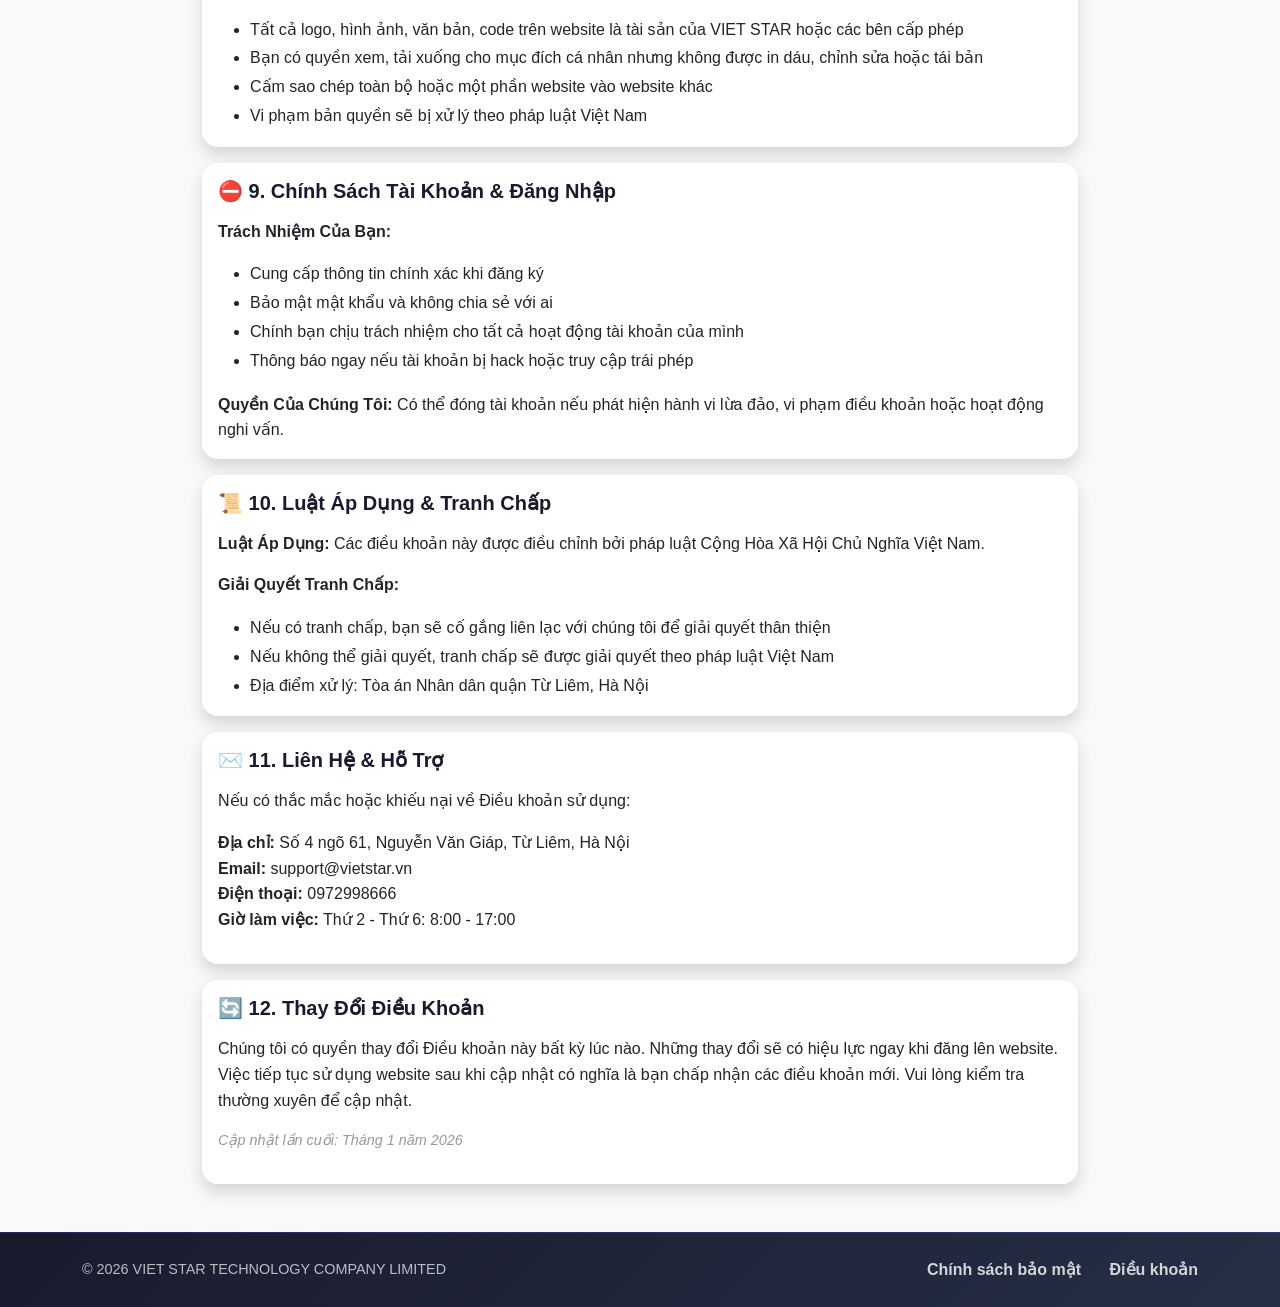
<file: terms.html>
<!doctype html>
<html lang="vi">
  <head>
    <meta charset="utf-8">
    <meta name="viewport" content="width=device-width, initial-scale=1">
    <title>Điều khoản sử dụng — VIET STAR</title>
    <link href="https://cdn.jsdelivr.net/npm/bootstrap@5.3.2/dist/css/bootstrap.min.css" rel="stylesheet">
    <link href="css/style.css" rel="stylesheet">
  </head>
  <body>
    <nav class="navbar navbar-expand-lg navbar-dark">
      <div class="container">
        <a class="navbar-brand fw-bold" href="index.html">
          <img src="assets/logo.svg" alt="Viet Star Logo" class="me-2">
          VIET STAR
        </a>
        <button class="navbar-toggler" type="button" data-bs-toggle="collapse" data-bs-target="#nav" aria-controls="nav" aria-expanded="false" aria-label="Toggle navigation">
          <span class="navbar-toggler-icon"></span>
        </button>
        <div class="collapse navbar-collapse" id="nav">
          <ul class="navbar-nav ms-auto">
            <li class="nav-item"><a class="nav-link" href="index.html">Trang chủ</a></li>
            <li class="nav-item"><a class="nav-link" href="about.html">Về chúng tôi</a></li>
            <li class="nav-item"><a class="nav-link" href="contact.html">Liên hệ</a></li>
          </ul>
        </div>
      </div>
    </nav>

    <main>
      <section class="py-5" style="background: linear-gradient(135deg, #ffffff 0%, #f0f5ff 100%);">
        <div class="container">
          <h1 style="font-size: 3rem; font-weight: 800; color: #1a1a2e; margin-bottom: 1rem;">Điều Khoản Sử Dụng</h1>
        </div>
      </section>

      <section class="py-5">
        <div class="container" style="max-width: 900px;">
          <p style="font-size: 1.05rem; line-height: 1.8; color: #6c757d; margin-bottom: 2rem;">Các điều khoản sử dụng này ("Điều khoản") chi phối việc sử dụng website, ứng dụng di động và các dịch vụ của CÔNG TY TNHH CÔNG NGHỆ VIET STAR ("Chúng tôi", "VIET STAR"). Bằng cách truy cập hoặc sử dụng bất kỳ dịch vụ nào, bạn đồng ý bị ràng buộc bởi các điều khoản này.</p>
          
          <div class="card border-0 shadow mb-3">
            <div class="card-body">
              <h5 style="color: #1a1a2e; font-weight: 800; margin-bottom: 1rem;">📖 1. Nội Dung Thông Tin Trên Website</h5>
              <p style="margin-bottom: 1rem;"><strong>Tuyên Bố Từ Chối Trách Nhiệm:</strong></p>
              <ul style="margin-bottom: 0; line-height: 1.8;">
                <li>Tất cả thông tin trên website chỉ mang tính chất tham khảo và hướng dẫn chung</li>
                <li>Chúng tôi nỗ lực cập nhật thông tin, nhưng không đảm bảo tính chính xác, đầy đủ hoặc kịp thời</li>
                <li>Ảnh sản phẩm có thể không hoàn toàn giống với thực tế do các yếu tố màn hình, ánh sáng</li>
                <li>Giá cả có thể thay đổi mà không cần thông báo trước</li>
                <li>Bạn tự chịu trách nhiệm khi dựa vào thông tin trên website mà không xác minh thêm</li>
              </ul>
            </div>
          </div>

          <div class="card border-0 shadow mb-3">
            <div class="card-body">
              <h5 style="color: #1a1a2e; font-weight: 800; margin-bottom: 1rem;">💼 2. Hợp Đồng Mua Bán & Đặt Hàng</h5>
              <p style="margin-bottom: 1rem;"><strong>Quy Trình Đặt Hàng:</strong></p>
              <ul style="margin-bottom: 1rem; line-height: 1.8;">
                <li>Khi bạn đặt hàng, đó là lời mời mua hàng</li>
                <li>Chúng tôi có quyền chấp nhận hoặc từ chối đơn hàng theo quyết định của mình</li>
                <li>Hợp đồng được coi là hoàn tất khi VIET STAR gửi email xác nhận đơn hàng</li>
              </ul>
              <p style="margin-bottom: 1rem;"><strong>Giá Cả & Thanh Toán:</strong></p>
              <ul style="margin-bottom: 1rem; line-height: 1.8;">
                <li>Giá được ghi rõ ràng trên website (chưa tính phí vận chuyển, thuế nếu có)</li>
                <li>Chúng tôi chấp nhận thanh toán qua chuyển khoản, thẻ tín dụng, ví điện tử</li>
                <li>Thanh toán phải hoàn tất trước khi hàng được gửi (trừ trường hợp hóa đơn công ty)</li>
                <li>Nếu thanh toán không đủ, đơn hàng sẽ bị hủy sau 48 giờ</li>
              </ul>
              <p style="margin-bottom: 0;"><strong>Giao Hàng:</strong></p>
              <ul style="line-height: 1.8;">
                <li>Thời gian giao hàng là dự tính, không phải cam kết chắc chắn</li>
                <li>Rủi ro mất mát hoặc hư hỏng chuyển sang bạn từ khi nhận hàng</li>
                <li>Bạn có trách nhiệm kiểm tra hàng ngay khi nhận và báo cáo hư hỏng trong 24 giờ</li>
                <li>Phí vận chuyển không hoàn lại trừ khi do lỗi của chúng tôi</li>
              </ul>
            </div>
          </div>

          <div class="card border-0 shadow mb-3">
            <div class="card-body">
              <h5 style="color: #1a1a2e; font-weight: 800; margin-bottom: 1rem;">🔄 3. Trả Lại & Hoàn Tiền</h5>
              <p style="margin-bottom: 1rem;"><strong>Chính Sách Trả Lại (30 Ngày):</strong></p>
              <ul style="margin-bottom: 1rem; line-height: 1.8;">
                <li>Hàng có thể trả lại trong vòng 30 ngày từ ngày nhận nếu:</li>
                <ul style="margin-left: 2rem; margin-top: 0.5rem;">
                  <li>Hàng chưa được sử dụng, vẫn nguyên seal/vỏ bao gồm</li>
                  <li>Bao gồm đầy đủ phụ kiện, hướng dẫn, phiếu bảo hành</li>
                  <li>Không có dấu hiệu sử dụng hoặc hư hỏng do khách hàng</li>
                </ul>
                <li>Hàng điện tử được sử dụng chỉ trả lại nếu lỗi kỹ thuật (1 lần kiểm tra được phép)</li>
              </ul>
              <p style="margin-bottom: 1rem;"><strong>Không Được Trả Lại:</strong></p>
              <ul style="margin-bottom: 1rem; line-height: 1.8;">
                <li>Sản phẩm mở seal, đã sử dụng hoặc bị bẩn</li>
                <li>Sản phẩm bị hư hỏng do sử dụng, rơi, nước hoặc nguyên nhân khác</li>
                <li>Sản phẩm theo lệnh đặc biệt hoặc khác thường</li>
                <li>Hàng bán từ các bên thứ ba (marketplace khác)</li>
              </ul>
              <p style="margin-bottom: 0;"><strong>Quy Trình Hoàn Tiền:</strong></p>
              <ul style="line-height: 1.8;">
                <li>Quý khách gửi email yêu cầu trả lại trong 30 ngày</li>
                <li>Chúng tôi kiểm tra hàng và xác nhận có hợp lệ không (3-5 ngày)</li>
                <li>Hoàn tiền được chuyển trong vòng 7-10 ngày làm việc</li>
                <li>Phí vận chuyển trả lại do khách hàng chịu (trừ lỗi của VIET STAR)</li>
              </ul>
            </div>
          </div>

          <div class="card border-0 shadow mb-3">
            <div class="card-body">
              <h5 style="color: #1a1a2e; font-weight: 800; margin-bottom: 1rem;">⚠️ 4. Bảo Hành Sản Phẩm</h5>
              <p style="margin-bottom: 1rem;"><strong>Thời Gian Bảo Hành:</strong></p>
              <ul style="margin-bottom: 1rem; line-height: 1.8;">
                <li><strong>Máy in/photocopy:</strong> 12 tháng từ ngày mua</li>
                <li><strong>Mực/Toner:</strong> 6 tháng (hoặc theo quy định nhà sản xuất)</li>
                <li><strong>Vật tư khác:</strong> Theo hướng dẫn nhà sản xuất hoặc 12 tháng nếu không có ghi chú</li>
              </ul>
              <p style="margin-bottom: 1rem;"><strong>Bảo Hành Bao Gồm:</strong></p>
              <ul style="margin-bottom: 1rem; line-height: 1.8;">
                <li>Sửa chữa hoặc thay thế miễn phí cho các lỗi kỹ thuật từ nhà sản xuất</li>
                <li>Hỗ trợ kỹ thuật qua điện thoại hoặc email</li>
              </ul>
              <p style="margin-bottom: 0;"><strong>Bảo Hành Không Bao Gồm:</strong></p>
              <ul style="line-height: 1.8;">
                <li>Hư hỏng do rơi, nước, lửa hoặc tác động bên ngoài</li>
                <li>Sử dụng sai cách hoặc không theo hướng dẫn</li>
                <li>Bảo trì bình thường (thay chip mực, khay giấy, v.v.)</li>
                <li>Sản phẩm được sửa đổi hoặc tháo dỡ bởi bên không được phép</li>
              </ul>
            </div>
          </div>

          <div class="card border-0 shadow mb-3">
            <div class="card-body">
              <h5 style="color: #1a1a2e; font-weight: 800; margin-bottom: 1rem;">🚫 5. Hành Động Bị Cấm</h5>
              <p style="margin-bottom: 1rem;">Bạn cam kết không sử dụng website hoặc dịch vụ của chúng tôi để:</p>
              <ul style="margin-bottom: 0; line-height: 1.8;">
                <li>Gửi tin nhắn spam, quấy rối hoặc đe dọa</li>
                <li>Tấn công, hack hoặc cố gắng truy cập trái phép vào hệ thống</li>
                <li>Vi phạm sở hữu trí tuệ, bản quyền hoặc quyền riêng tư của người khác</li>
                <li>Phát tán nội dung khiêu dâm, bạo lực, thù ghét hoặc bất hợp pháp</li>
                <li>Lừa đảo, giả mạo hoặc cạnh tranh không lành mạnh</li>
                <li>Sử dụng bot, crawler hoặc công cụ tự động quét website</li>
              </ul>
            </div>
          </div>

          <div class="card border-0 shadow mb-3">
            <div class="card-body">
              <h5 style="color: #1a1a2e; font-weight: 800; margin-bottom: 1rem;">🔄 6. Cập Nhật Nội Dung & Dịch Vụ</h5>
              <ul style="margin-bottom: 0; line-height: 1.8;">
                <li>Chúng tôi có quyền cập nhật, sửa đổi hoặc xóa nội dung, sản phẩm bất kỳ lúc nào</li>
                <li>Có thể tạm dừng hoặc ngừng dịch vụ do bảo trì, nâng cấp hoặc lý do kỹ thuật</li>
                <li>Sẽ cố gắng thông báo trước khi ngừng dịch vụ, nhưng không cam kết</li>
              </ul>
            </div>
          </div>

          <div class="card border-0 shadow mb-3">
            <div class="card-body">
              <h5 style="color: #1a1a2e; font-weight: 800; margin-bottom: 1rem;">⚖️ 7. Giới Hạn Trách Nhiệm</h5>
              <p style="margin-bottom: 1rem;"><strong>Chúng tôi KHÔNG chịu trách nhiệm cho:</strong></p>
              <ul style="margin-bottom: 1rem; line-height: 1.8;">
                <li>Thiệt hại gián tiếp, thiệt hại do mất doanh số, mất dữ liệu hoặc mất cơ hội</li>
                <li>Tổn thất tài chính phát sinh từ việc sử dụng hoặc không thể sử dụng website</li>
                <li>Bất kỳ nội dung, sản phẩm hoặc dịch vụ từ bên thứ ba</li>
                <li>Các vấn đề an ninh, mất mát dữ liệu do hack (nếu bạn không bảo quản mật khẩu)</li>
              </ul>
              <p style="margin-bottom: 0;"><strong>Giới Hạn Tối Đa:</strong> Trách nhiệm tối đa của VIET STAR không vượt quá giá trị hợp đồng hoặc 5 triệu đồng, tùy vào cái nào nhỏ hơn.</p>
            </div>
          </div>

          <div class="card border-0 shadow mb-3">
            <div class="card-body">
              <h5 style="color: #1a1a2e; font-weight: 800; margin-bottom: 1rem;">🔐 8. Quyền Trí Tuệ</h5>
              <ul style="margin-bottom: 0; line-height: 1.8;">
                <li>Tất cả logo, hình ảnh, văn bản, code trên website là tài sản của VIET STAR hoặc các bên cấp phép</li>
                <li>Bạn có quyền xem, tải xuống cho mục đích cá nhân nhưng không được in dáu, chỉnh sửa hoặc tái bản</li>
                <li>Cấm sao chép toàn bộ hoặc một phần website vào website khác</li>
                <li>Vi phạm bản quyền sẽ bị xử lý theo pháp luật Việt Nam</li>
              </ul>
            </div>
          </div>

          <div class="card border-0 shadow mb-3">
            <div class="card-body">
              <h5 style="color: #1a1a2e; font-weight: 800; margin-bottom: 1rem;">⛔ 9. Chính Sách Tài Khoản & Đăng Nhập</h5>
              <p style="margin-bottom: 1rem;"><strong>Trách Nhiệm Của Bạn:</strong></p>
              <ul style="margin-bottom: 1rem; line-height: 1.8;">
                <li>Cung cấp thông tin chính xác khi đăng ký</li>
                <li>Bảo mật mật khẩu và không chia sẻ với ai</li>
                <li>Chính bạn chịu trách nhiệm cho tất cả hoạt động tài khoản của mình</li>
                <li>Thông báo ngay nếu tài khoản bị hack hoặc truy cập trái phép</li>
              </ul>
              <p style="margin-bottom: 0;"><strong>Quyền Của Chúng Tôi:</strong> Có thể đóng tài khoản nếu phát hiện hành vi lừa đảo, vi phạm điều khoản hoặc hoạt động nghi vấn.</p>
            </div>
          </div>

          <div class="card border-0 shadow mb-3">
            <div class="card-body">
              <h5 style="color: #1a1a2e; font-weight: 800; margin-bottom: 1rem;">📜 10. Luật Áp Dụng & Tranh Chấp</h5>
              <p style="margin-bottom: 1rem;"><strong>Luật Áp Dụng:</strong> Các điều khoản này được điều chỉnh bởi pháp luật Cộng Hòa Xã Hội Chủ Nghĩa Việt Nam.</p>
              <p style="margin-bottom: 1rem;"><strong>Giải Quyết Tranh Chấp:</strong></p>
              <ul style="margin-bottom: 0; line-height: 1.8;">
                <li>Nếu có tranh chấp, bạn sẽ cố gắng liên lạc với chúng tôi để giải quyết thân thiện</li>
                <li>Nếu không thể giải quyết, tranh chấp sẽ được giải quyết theo pháp luật Việt Nam</li>
                <li>Địa điểm xử lý: Tòa án Nhân dân quận Từ Liêm, Hà Nội</li>
              </ul>
            </div>
          </div>

          <div class="card border-0 shadow mb-3">
            <div class="card-body">
              <h5 style="color: #1a1a2e; font-weight: 800; margin-bottom: 1rem;">✉️ 11. Liên Hệ & Hỗ Trợ</h5>
              <p style="margin-bottom: 1rem;">Nếu có thắc mắc hoặc khiếu nại về Điều khoản sử dụng:</p>
              <p><strong>Địa chỉ:</strong> Số 4 ngõ 61, Nguyễn Văn Giáp, Từ Liêm, Hà Nội<br>
              <strong>Email:</strong> support@vietstar.vn<br>
              <strong>Điện thoại:</strong> 0972998666<br>
              <strong>Giờ làm việc:</strong> Thứ 2 - Thứ 6: 8:00 - 17:00</p>
            </div>
          </div>

          <div class="card border-0 shadow">
            <div class="card-body">
              <h5 style="color: #1a1a2e; font-weight: 800; margin-bottom: 1rem;">🔄 12. Thay Đổi Điều Khoản</h5>
              <p style="margin-bottom: 0;">Chúng tôi có quyền thay đổi Điều khoản này bất kỳ lúc nào. Những thay đổi sẽ có hiệu lực ngay khi đăng lên website. Việc tiếp tục sử dụng website sau khi cập nhật có nghĩa là bạn chấp nhận các điều khoản mới. Vui lòng kiểm tra thường xuyên để cập nhật.</p>
              <p style="margin-top: 1rem; color: #999; font-size: 0.9rem;"><em>Cập nhật lần cuối: Tháng 1 năm 2026</em></p>
            </div>
          </div>
        </div>
      </section>
    </main>

    <footer class="py-4">
      <div class="container d-flex justify-content-between align-items-center flex-wrap gap-3">
        <small>© 2026 VIET STAR TECHNOLOGY COMPANY LIMITED</small>
        <div>
          <a href="privacy.html" class="me-4">Chính sách bảo mật</a>
          <a href="terms.html">Điều khoản</a>
        </div>
      </div>
    </footer>

    <script src="https://cdn.jsdelivr.net/npm/bootstrap@5.3.2/dist/js/bootstrap.bundle.min.js"></script>
    <script src="js/main.js"></script>
  </body>
</html>
</file>
<file: css/style.css>
:root{
  --primary: #5b5bff;
  --primary-dark: #0d6efd;
  --secondary: #ff6b9d;
  --success: #4caf50;
  --warning: #ffc107;
  --dark: #1a1a2e;
  --light: #f8f9fa;
  --white: #ffffff;
  --border-radius: 16px;
}

* {
  margin: 0;
  padding: 0;
  box-sizing: border-box;
}

html {
  scroll-behavior: smooth;
}

body {
  font-family: -apple-system, BlinkMacSystemFont, "Segoe UI", Roboto, "Helvetica Neue", Arial, sans-serif;
  background: var(--light);
  color: #333;
  line-height: 1.6;
}

/* ========== NAVBAR ========== */
.navbar {
  background: linear-gradient(135deg, var(--primary) 0%, var(--primary-dark) 100%);
  box-shadow: 0 4px 20px rgba(91, 91, 255, 0.15);
  border-bottom: none;
  backdrop-filter: blur(10px);
  position: sticky;
  top: 0;
  z-index: 1000;
}

.navbar-brand {
  font-size: 1.5rem;
  font-weight: 800;
  color: var(--white) !important;
  letter-spacing: 0.2px;
  display: flex;
  align-items: center;
  gap: 0.7rem;
  transition: transform 0.3s ease;
}

.navbar-brand:hover {
  transform: scale(1.05);
}

.navbar-brand img {
  height: 36px;
  width: 36px;
  filter: drop-shadow(0 2px 4px rgba(0, 0, 0, 0.1));
}

.navbar-nav .nav-link {
  color: rgba(255, 255, 255, 0.8) !important;
  font-weight: 600;
  font-size: 0.95rem;
  transition: all 0.3s ease;
  margin: 0 0.3rem;
  position: relative;
}

.navbar-nav .nav-link:hover,
.navbar-nav .nav-link.active {
  color: var(--white) !important;
}

.navbar-nav .nav-link::after {
  content: '';
  position: absolute;
  bottom: -5px;
  left: 0;
  width: 0;
  height: 2px;
  background: var(--white);
  transition: width 0.3s ease;
}

.navbar-nav .nav-link:hover::after,
.navbar-nav .nav-link.active::after {
  width: 100%;
}

/* ========== HERO SECTION ========== */
.hero {
  background: linear-gradient(135deg, #ffffff 0%, #f0f5ff 50%, #fff5e6 100%);
  position: relative;
  overflow: hidden;
  padding: 5rem 0;
  min-height: 600px;
  display: flex;
  align-items: center;
}

.hero::before {
  content: '';
  position: absolute;
  top: -50%;
  right: -10%;
  width: 400px;
  height: 400px;
  background: radial-gradient(circle, rgba(91, 91, 255, 0.08) 0%, transparent 70%);
  border-radius: 50%;
}

.hero::after {
  content: '';
  position: absolute;
  bottom: -20%;
  left: -5%;
  width: 300px;
  height: 300px;
  background: radial-gradient(circle, rgba(255, 107, 157, 0.08) 0%, transparent 70%);
  border-radius: 50%;
}

.hero-content {
  position: relative;
  z-index: 2;
}

.hero h1 {
  font-size: 3.5rem;
  font-weight: 800;
  color: var(--dark);
  letter-spacing: -1px;
  line-height: 1.2;
  margin-bottom: 1.5rem;
  background: linear-gradient(135deg, var(--primary) 0%, var(--primary-dark) 100%);
  -webkit-background-clip: text;
  -webkit-text-fill-color: transparent;
  background-clip: text;
}

.hero .lead {
  font-size: 1.3rem;
  color: #6c757d;
  margin-bottom: 2rem;
  max-width: 600px;
  line-height: 1.8;
}

.hero-buttons {
  display: flex;
  gap: 1rem;
  flex-wrap: wrap;
}

.btn {
  border: none;
  border-radius: 50px;
  padding: 0.85rem 2.2rem;
  font-weight: 700;
  font-size: 1rem;
  transition: all 0.3s ease;
  cursor: pointer;
  text-decoration: none;
}

.btn-primary {
  background: linear-gradient(135deg, var(--primary) 0%, var(--primary-dark) 100%);
  color: var(--white);
  box-shadow: 0 8px 24px rgba(91, 91, 255, 0.3);
}

.btn-primary:hover {
  transform: translateY(-3px);
  box-shadow: 0 12px 32px rgba(91, 91, 255, 0.4);
}

.btn-outline-secondary {
  color: var(--primary);
  border: 2px solid var(--primary);
  background: transparent;
  font-weight: 700;
}

.btn-outline-secondary:hover {
  background: var(--primary);
  color: var(--white);
  transform: translateY(-3px);
}

.hero-visual {
  position: relative;
  animation: float 3s ease-in-out infinite;
}

@keyframes float {
  0%, 100% { transform: translateY(0px); }
  50% { transform: translateY(-20px); }
}

.mockup {
  background: linear-gradient(135deg, var(--white) 0%, #f6f9ff 100%);
  border-radius: var(--border-radius);
  box-shadow: 0 20px 60px rgba(0, 0, 0, 0.1);
  display: flex;
  align-items: center;
  justify-content: center;
  min-height: 350px;
  position: relative;
  overflow: hidden;
}

.mockup::before {
  content: '';
  position: absolute;
  top: -50%;
  right: -50%;
  width: 300px;
  height: 300px;
  background: radial-gradient(circle, rgba(91, 91, 255, 0.1) 0%, transparent 70%);
  border-radius: 50%;
}

/* ========== SECTION DIVIDER ========== */
.section-header {
  text-align: center;
  margin: 4rem 0 3rem 0;
  position: relative;
  padding: 2rem 0;
}

.section-header::before,
.section-header::after {
  content: '';
  position: absolute;
  top: 50%;
  width: 15%;
  height: 2px;
  background: linear-gradient(to right, transparent, #ddd);
}

.section-header::before {
  left: 0;
}

.section-header::after {
  right: 0;
  background: linear-gradient(to left, transparent, #ddd);
}

.section-header h2 {
  font-size: 2rem;
  font-weight: 800;
  color: var(--dark);
  letter-spacing: -0.5px;
  text-transform: uppercase;
  margin: 0;
}

.section-header .subtitle {
  color: #999;
  font-size: 0.95rem;
  margin-top: 0.5rem;
  letter-spacing: 1px;
}

/* ========== FEATURES SECTION ========== */
.features-section {
  padding: 4rem 0;
}

.card {
  border: 2px solid #e9ecef;
  border-radius: var(--border-radius);
  transition: all 0.4s cubic-bezier(0.23, 1, 0.320, 1);
  overflow: hidden;
  background: var(--white);
  position: relative;
}

.card::before {
  content: '';
  position: absolute;
  top: 0;
  left: -100%;
  width: 100%;
  height: 100%;
  background: linear-gradient(90deg, transparent, rgba(91, 91, 255, 0.1), transparent);
  transition: left 0.6s ease;
}

.card:hover::before {
  left: 100%;
}

.card:hover {
  transform: translateY(-8px);
  border-color: var(--primary);
  box-shadow: 0 20px 40px rgba(91, 91, 255, 0.15);
}

.card-body {
  position: relative;
  z-index: 1;
}

.card-icon {
  font-size: 3rem;
  margin-bottom: 1rem;
  display: inline-block;
}

.card-title {
  color: var(--dark);
  font-weight: 800;
  font-size: 1.3rem;
  margin-bottom: 0.75rem;
}

.card-text {
  color: #6c757d;
  line-height: 1.7;
  font-size: 0.95rem;
}

/* ========== SERVICES SECTION ========== */
.services-grid {
  display: grid;
  grid-template-columns: repeat(auto-fit, minmax(280px, 1fr));
  gap: 2rem;
  margin-top: 2rem;
}

.service-card {
  background: linear-gradient(135deg, var(--white) 0%, #fafbff 100%);
  border-radius: var(--border-radius);
  padding: 2rem;
  text-align: center;
  transition: all 0.3s ease;
  border: 1px solid #e9ecef;
  cursor: pointer;
}

.service-card:hover {
  transform: translateY(-12px);
  box-shadow: 0 24px 48px rgba(91, 91, 255, 0.2);
  border-color: var(--primary);
}

.service-card img {
  width: 80px;
  height: 80px;
  margin-bottom: 1.5rem;
  filter: drop-shadow(0 4px 8px rgba(0, 0, 0, 0.1));
  transition: transform 0.3s ease;
}

.service-card:hover img {
  transform: scale(1.1) rotate(5deg);
}

/* ========== COMPANY INFO SECTION ========== */
.company-info {
  background: linear-gradient(135deg, var(--white) 0%, #f9faff 100%);
  border-radius: var(--border-radius);
  border: 2px solid #e9ecef;
  padding: 3rem;
  margin-top: 3rem;
}

.company-info h3 {
  color: var(--dark);
  font-weight: 800;
  font-size: 1.8rem;
  margin-bottom: 2rem;
  padding-bottom: 1rem;
  border-bottom: 3px solid var(--primary);
  display: inline-block;
}

.info-grid {
  display: grid;
  grid-template-columns: repeat(auto-fit, minmax(250px, 1fr));
  gap: 2rem;
  margin-top: 2rem;
}

.info-item {
  padding: 1.5rem;
  background: var(--white);
  border-radius: 12px;
  border-left: 4px solid var(--primary);
  box-shadow: 0 4px 12px rgba(0, 0, 0, 0.05);
  transition: all 0.3s ease;
}

.info-item:hover {
  transform: translateX(4px);
  box-shadow: 0 8px 20px rgba(91, 91, 255, 0.1);
}

.info-item dt {
  font-weight: 800;
  color: var(--primary);
  font-size: 0.9rem;
  text-transform: uppercase;
  letter-spacing: 1px;
  margin-bottom: 0.5rem;
}

.info-item dd {
  color: var(--dark);
  font-size: 1.1rem;
  margin: 0;
  line-height: 1.6;
}

/* ========== CONTACT FORM SECTION ========== */
.contact-section {
  padding: 4rem 0;
}

.contact-grid {
  display: grid;
  grid-template-columns: 1fr 1fr;
  gap: 3rem;
  align-items: center;
}

.form-label {
  font-weight: 700;
  color: var(--dark);
  margin-bottom: 0.7rem;
  font-size: 0.95rem;
}

.form-control {
  border-radius: 12px;
  border: 2px solid #e9ecef;
  padding: 1rem;
  transition: all 0.3s ease;
  font-size: 1rem;
}

.form-control:focus {
  border-color: var(--primary);
  box-shadow: 0 0 0 4px rgba(91, 91, 255, 0.1);
  outline: none;
}

textarea.form-control {
  resize: vertical;
  min-height: 120px;
  font-family: inherit;
}

.form-alert {
  border-radius: 12px;
  border: none;
  padding: 1rem 1.5rem;
  font-weight: 600;
}

.alert-success {
  background: #d1f2eb;
  color: #0b5345;
  border-left: 4px solid #17a2b8;
}

.alert-danger {
  background: #f8d7da;
  color: #721c24;
  border-left: 4px solid #dc3545;
}

.contact-info {
  background: linear-gradient(135deg, var(--primary) 0%, var(--primary-dark) 100%);
  border-radius: var(--border-radius);
  padding: 2.5rem;
  color: var(--white);
}

.contact-info h5 {
  font-weight: 800;
  font-size: 1.3rem;
  margin-bottom: 1.5rem;
}

.contact-info p {
  margin-bottom: 1.5rem;
  line-height: 1.8;
  font-size: 0.95rem;
}

.contact-info strong {
  display: block;
  margin-bottom: 0.3rem;
}

/* ========== FOOTER ========== */
footer {
  background: linear-gradient(135deg, var(--dark) 0%, #252f45 100%);
  color: var(--white);
  padding: 3rem 0 1.5rem;
  border-top: 1px solid rgba(91, 91, 255, 0.2);
}

footer small {
  opacity: 0.7;
  font-size: 0.9rem;
}

footer a {
  color: rgba(255, 255, 255, 0.8);
  text-decoration: none;
  transition: all 0.3s ease;
  font-weight: 600;
}

footer a:hover {
  color: var(--primary);
  text-shadow: 0 0 10px rgba(91, 91, 255, 0.5);
}

/* ========== RESPONSIVE ========== */
@media (max-width: 992px) {
  .hero h1 {
    font-size: 2.5rem;
  }

  .hero .lead {
    font-size: 1.1rem;
  }

  .hero-visual {
    margin-top: 2rem;
  }

  .contact-grid {
    grid-template-columns: 1fr;
  }

  .section-header::before,
  .section-header::after {
    width: 10%;
  }
}

@media (max-width: 768px) {
  .hero h1 {
    font-size: 2rem;
  }

  .section-header {
    margin: 2.5rem 0 2rem 0;
  }

  .section-header h2 {
    font-size: 1.5rem;
  }

  .info-grid {
    grid-template-columns: 1fr;
  }

  .hero-buttons {
    flex-direction: column;
  }

  .btn {
    width: 100%;
    text-align: center;
  }

  .navbar-brand {
    font-size: 1.2rem;
  }
}

@media (max-width: 576px) {
  .hero {
    padding: 3rem 0;
    min-height: auto;
  }

  .hero h1 {
    font-size: 1.5rem;
  }

  .hero .lead {
    font-size: 1rem;
  }

  .mockup {
    min-height: 250px;
  }

  .section-header h2 {
    font-size: 1.3rem;
  }
}
</file>
